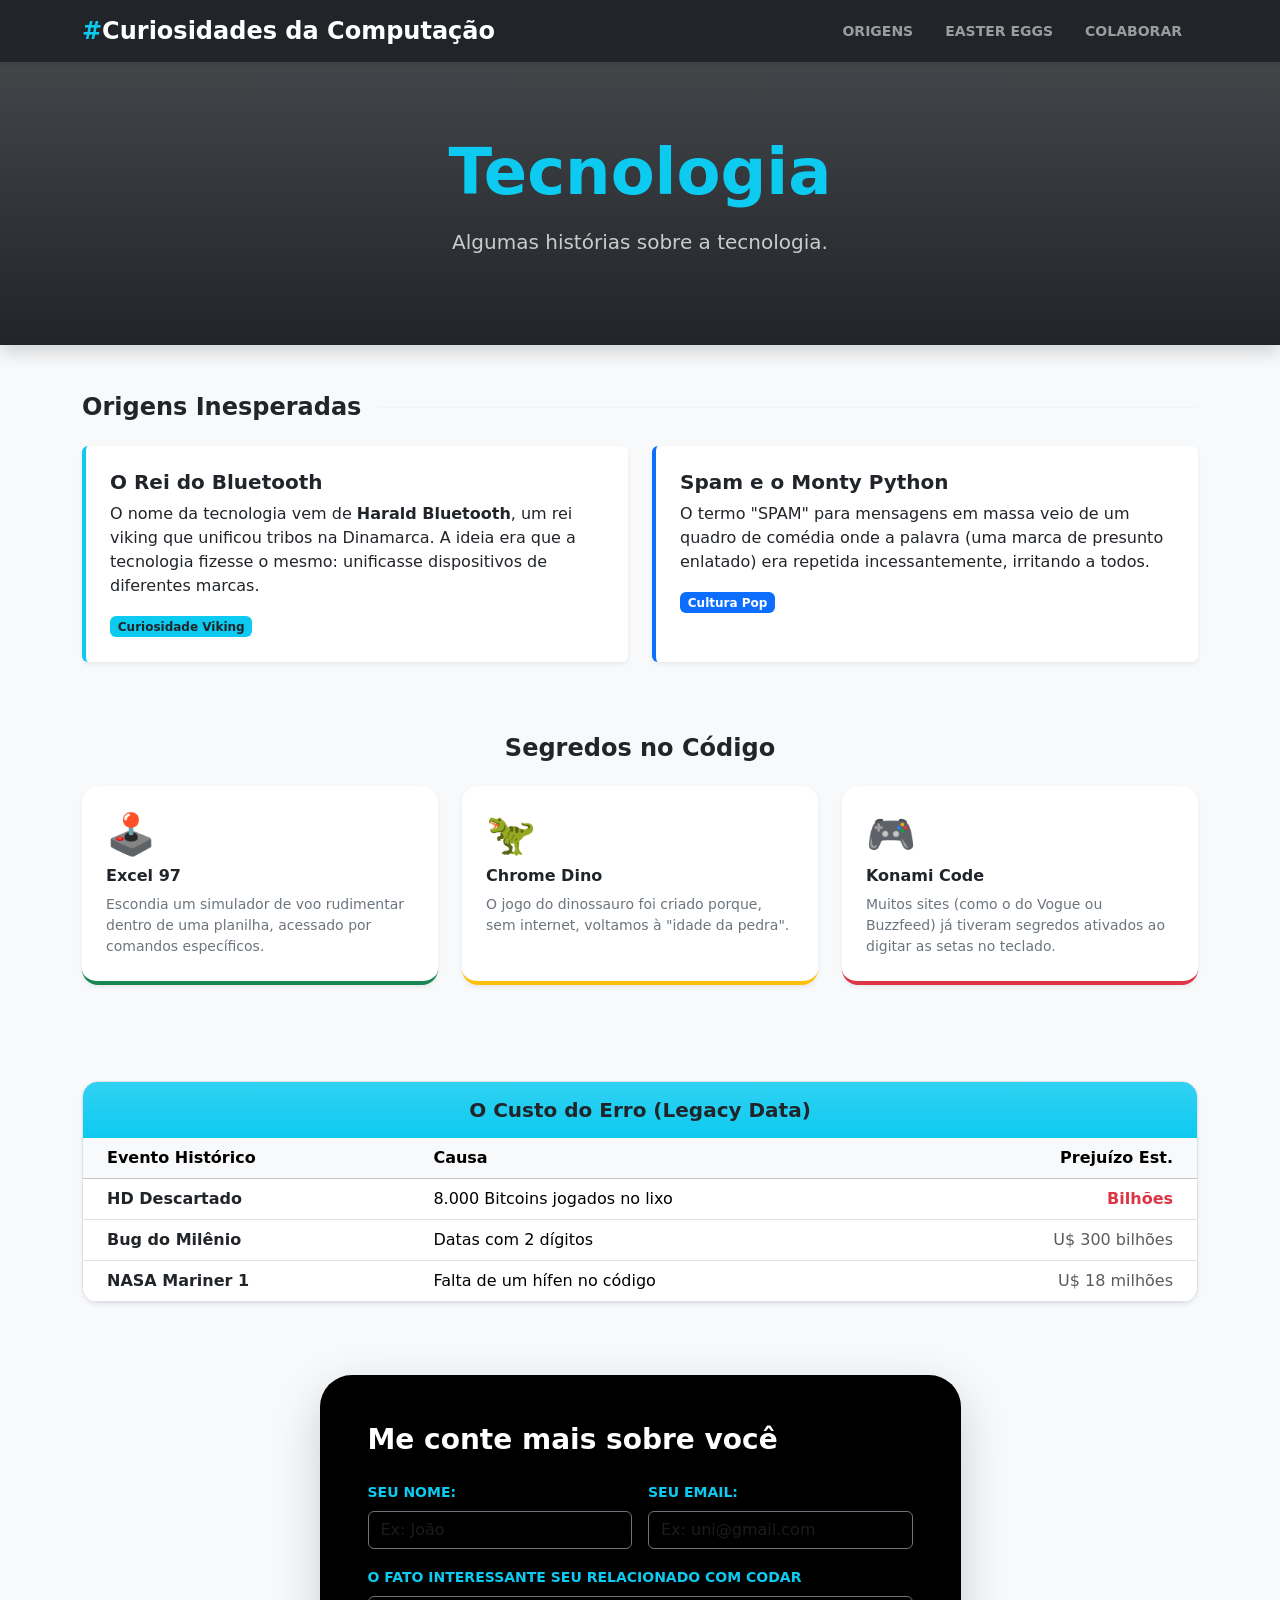
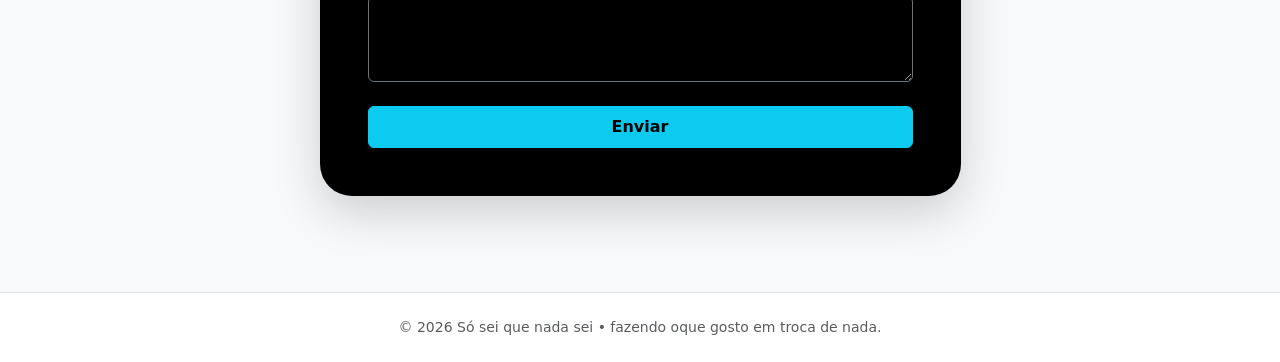
<file: atividade 5/index.html>
<!DOCTYPE html>
<html lang="pt-br">
<head>
    <meta charset="UTF-8">
    <meta name="viewport" content="width=device-width, initial-scale=1.0">
    <title>Bits Ocultos | Curiosidades Tech</title>
    <link href="https://cdn.jsdelivr.net/npm/bootstrap@5.3.0/dist/css/bootstrap.min.css" rel="stylesheet">
</head>
<body class="bg-light text-secondary">

    <nav class="navbar navbar-expand-lg navbar-dark bg-dark shadow-sm sticky-top">
        <div class="container">
            <a class="navbar-brand fs-4 fw-bold" href="#">
                <span class="text-info">#</span>Curiosidades da Computação
            </a>
            <button class="navbar-toggler border-0" type="button" data-bs-toggle="collapse" data-bs-target="#menu">
                <span class="navbar-toggler-icon"></span>
            </button>
            <div class="collapse navbar-collapse" id="menu">
                <ul class="navbar-nav ms-auto small fw-bold">
                    <li class="nav-item"><a class="nav-link px-3" href="#origens">ORIGENS</a></li>
                    <li class="nav-item"><a class="nav-link px-3" href="#easter-eggs">EASTER EGGS</a></li>
                    <li class="nav-item"><a class="nav-link px-3" href="#form">COLABORAR</a></li>
                </ul>
            </div>
        </div>
    </nav>

    <header class="py-5 bg-dark bg-gradient text-white shadow">
        <div class="container py-4 text-center">
            <h1 class="display-3 fw-bold mb-3 text-info">Tecnologia</h1>
            <p class="lead opacity-75 mx-auto" style="max-width: 700px;">Algumas histórias sobre a tecnologia.</p>
        </div>
    </header>

    <main class="container">
        
        <section id="origens" class="pt-5">
            <div class="d-flex align-items-center mb-4">
                <h2 class="h4 fw-bold text-dark mb-0">Origens Inesperadas</h2>
                <div class="flex-grow-1 ms-3 border-bottom opacity-25"></div>
            </div>

            <div class="row g-4">
                <div class="col-md-6">
                    <div class="card h-100 border-0 shadow-sm">
                        <div class="card-body p-4 border-start border-info border-4 rounded-start">
                            <h3 class="h5 fw-bold text-dark">O Rei do Bluetooth</h3>
                            <p class="card-text">O nome da tecnologia vem de <strong>Harald Bluetooth</strong>, um rei viking que unificou tribos na Dinamarca. A ideia era que a tecnologia fizesse o mesmo: unificasse dispositivos de diferentes marcas.</p>
                            <span class="badge bg-info text-dark">Curiosidade Viking</span>
                        </div>
                    </div>
                </div>

                <div class="col-md-6">
                    <div class="card h-100 border-0 shadow-sm">
                        <div class="card-body p-4 border-start border-primary border-4 rounded-start">
                            <h3 class="h5 fw-bold text-dark">Spam e o Monty Python</h3>
                            <p class="card-text">O termo "SPAM" para mensagens em massa veio de um quadro de comédia onde a palavra (uma marca de presunto enlatado) era repetida incessantemente, irritando a todos.</p>
                            <span class="badge bg-primary">Cultura Pop</span>
                        </div>
                    </div>
                </div>
            </div>
        </section>

        <section id="easter-eggs" class="mt-5 pt-4">
            <h2 class="h4 fw-bold text-dark mb-4 text-center">Segredos no Código</h2>
            <div class="row g-4">
                <div class="col-md-4">
                    <div class="p-4 bg-white rounded-4 shadow-sm h-100 border-bottom border-success border-4">
                        <div class="h1 mb-2">🕹️</div>
                        <h6 class="fw-bold text-dark">Excel 97</h6>
                        <p class="small mb-0">Escondia um simulador de voo rudimentar dentro de uma planilha, acessado por comandos específicos.</p>
                    </div>
                </div>
                <div class="col-md-4">
                    <div class="p-4 bg-white rounded-4 shadow-sm h-100 border-bottom border-warning border-4">
                        <div class="h1 mb-2">🦖</div>
                        <h6 class="fw-bold text-dark">Chrome Dino</h6>
                        <p class="small mb-0">O jogo do dinossauro foi criado porque, sem internet, voltamos à "idade da pedra".</p>
                    </div>
                </div>
                <div class="col-md-4">
                    <div class="p-4 bg-white rounded-4 shadow-sm h-100 border-bottom border-danger border-4">
                        <div class="h1 mb-2">🎮</div>
                        <h6 class="fw-bold text-dark">Konami Code</h6>
                        <p class="small mb-0">Muitos sites (como o do Vogue ou Buzzfeed) já tiveram segredos ativados ao digitar as setas no teclado.</p>
                    </div>
                </div>
            </div>
        </section>

        <section class="mt-5 py-5">
            <div class="bg-white rounded-4 shadow-sm overflow-hidden border">
                <div class="bg-info bg-gradient p-3 text-center">
                    <h2 class="h5 fw-bold text-dark mb-0">O Custo do Erro (Legacy Data)</h2>
                </div>
                <div class="table-responsive">
                    <table class="table table-hover mb-0 align-middle">
                        <thead class="table-light">
                            <tr>
                                <th class="ps-4">Evento Histórico</th>
                                <th>Causa</th>
                                <th class="text-end pe-4">Prejuízo Est.</th>
                            </tr>
                        </thead>
                        <tbody>
                            <tr>
                                <td class="ps-4 fw-bold text-dark">HD Descartado</td>
                                <td>8.000 Bitcoins jogados no lixo</td>
                                <td class="text-end pe-4"><span class="text-danger fw-bold">Bilhões</span></td>
                            </tr>
                            <tr>
                                <td class="ps-4 fw-bold text-dark">Bug do Milênio</td>
                                <td>Datas com 2 dígitos</td>
                                <td class="text-end pe-4 text-muted">U$ 300 bilhões</td>
                            </tr>
                            <tr>
                                <td class="ps-4 fw-bold text-dark">NASA Mariner 1</td>
                                <td>Falta de um hífen no código</td>
                                <td class="text-end pe-4 text-muted">U$ 18 milhões</td>
                            </tr>
                        </tbody>
                    </table>
                </div>
            </div>
        </section>

        <section id="form" class="mt-4 mb-5 pb-5">
            <div class="row justify-content-center">
                <div class="col-lg-7">
                    <div class="p-5 bg-black text-white rounded-5 shadow-lg">
                        <h2 class="h3 fw-bold mb-4">Me conte mais sobre você</h2>
                        <form class="row g-3">
                            <div class="col-md-6">
                                <label class="form-label small text-info text-uppercase fw-bold">Seu nome:</label>
                                <input type="text" class="form-control border-secondary bg-black text-white shadow-none" placeholder="Ex: João">
                            </div>
                            <div class="col-md-6">
                                <label class="form-label small text-info text-uppercase fw-bold">Seu email:</label>
                                <input type="email" class="form-control border-secondary bg-black text-white shadow-none" placeholder="Ex: uni@gmail.com">
                            </div>
                            <div class="col-12">
                                <label class="form-label small text-info text-uppercase fw-bold">O fato interessante seu relacionado com codar</label>
                                <textarea class="form-control border-secondary bg-black text-white shadow-none" rows="3"></textarea>
                            </div>
                            <div class="col-12 mt-4">
                                <button class="btn btn-info w-100 fw-bold py-2">Enviar</button>
                            </div>
                        </form>
                    </div>
                </div>
            </div>
        </section>

    </main>

    <footer class="bg-white py-4 text-center border-top">
        <div class="container">
            <p class="mb-0 small text-muted">© 2026 Só sei que nada sei • fazendo oque gosto em troca de nada.</p>
        </div>
    </footer>

    <script src="https://cdn.jsdelivr.net/npm/bootstrap@5.3.0/dist/js/bootstrap.bundle.min.js"></script>
</body>
</html>
</file>
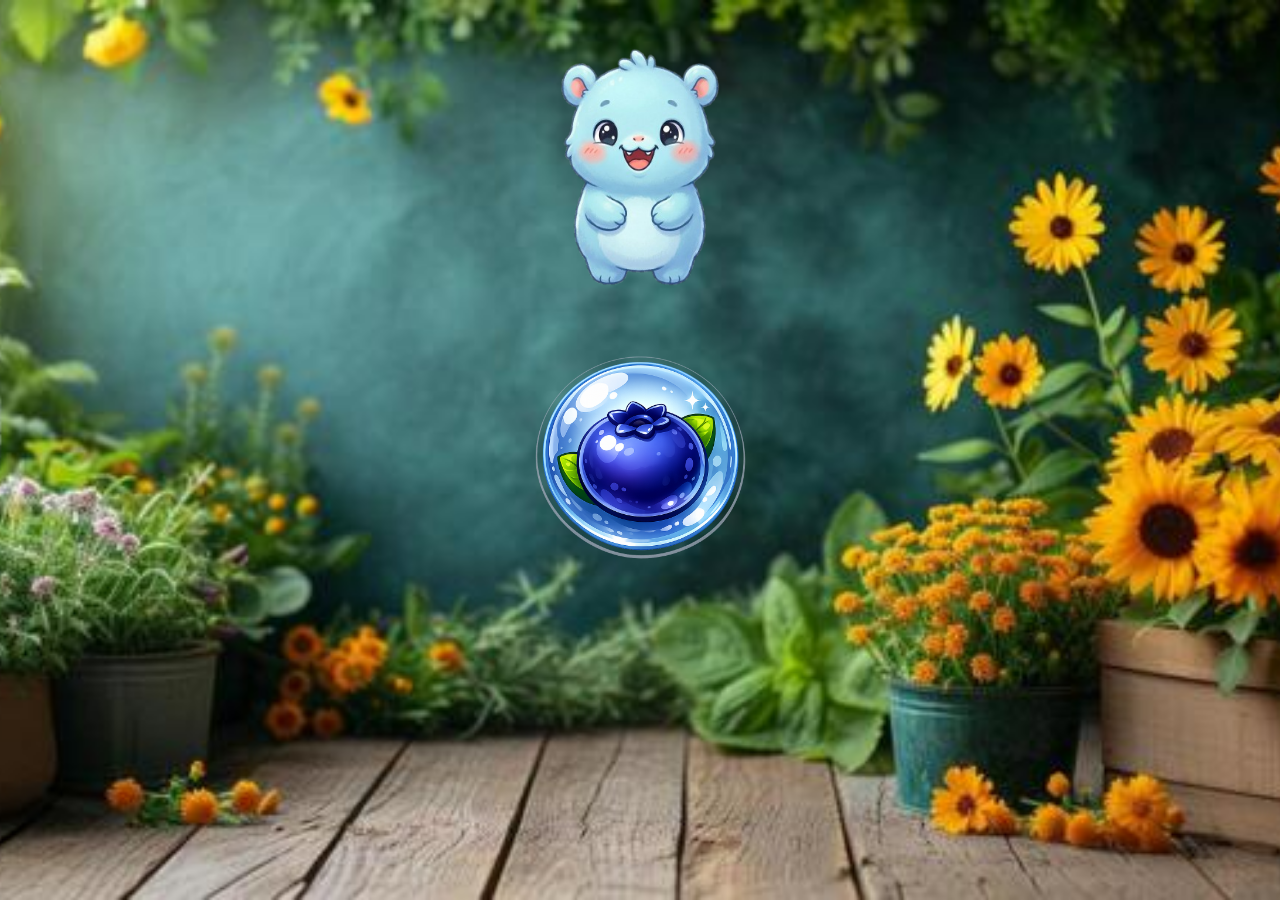
<file: Atividade 6 - bichinho/index.html>
<!DOCTYPE html>
<html lang="pt-BR">
<head>
    <meta charset="UTF-8">
    <meta name="viewport" content="width=device-width, initial-scale=1.0">
    <title>Bicho</title>
</head>
<body style="background-image: url('imagens/fundo2.jpeg'); 
             background-repeat: no-repeat; 
             background-size: cover; 
             background-attachment: fixed;
             background-position: center;">
    <div align="center">
        <img id="bicho" src="imagens/bicho.png" width="500" height="300">
        <br>
        <img id="btn" src="imagens/comida.png" onclick="alimentar()" width="300" height="300">
    </div>
</body>

<script src="script.js"></script>

</html>
</file>
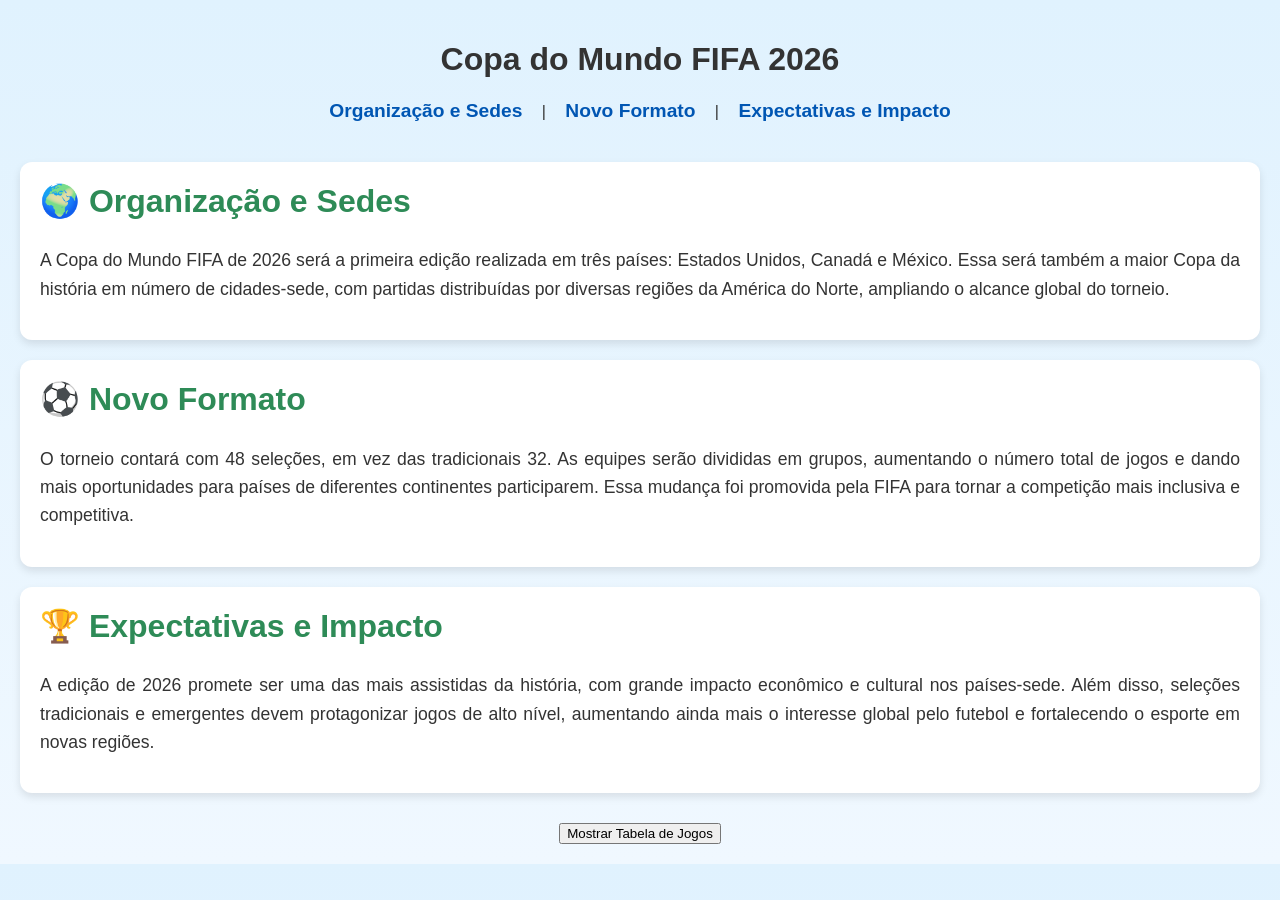
<file: trabalho bimestre 2/prova 1/index.html>
<!DOCTYPE html>
<html lang="pt-BR">
<head>
    <meta charset="UTF-8">
    <title>Copa do Mundo FIFA 2026</title>
    <link rel="stylesheet" href="style.css">
</head>
<body>

    <header>
        <h1 style="text-align: center;">Copa do Mundo FIFA 2026</h1>
        <nav>
            <a href="#organizacao">Organização e Sedes</a> |
            <a href="#formato">Novo Formato</a> |
            <a href="#expectativas">Expectativas e Impacto</a>
        </nav>
    </header>

    <main>
        <section id="organizacao" class="sessao-conteudo">
            <h2>🌍 Organização e Sedes</h2>
            <p>A Copa do Mundo FIFA de 2026 será a primeira edição realizada em três países: Estados Unidos, Canadá e México. Essa será também a maior Copa da história em número de cidades-sede, com partidas distribuídas por diversas regiões da América do Norte, ampliando o alcance global do torneio.</p>
        </section>

        <section id="formato" class="sessao-conteudo">
            <h2>⚽ Novo Formato</h2>
            <p>O torneio contará com 48 seleções, em vez das tradicionais 32. As equipes serão divididas em grupos, aumentando o número total de jogos e dando mais oportunidades para países de diferentes continentes participarem. Essa mudança foi promovida pela FIFA para tornar a competição mais inclusiva e competitiva.</p>
        </section>

        <section id="expectativas" class="sessao-conteudo">
            <h2>🏆 Expectativas e Impacto</h2>
            <p>A edição de 2026 promete ser uma das mais assistidas da história, com grande impacto econômico e cultural nos países-sede. Além disso, seleções tradicionais e emergentes devem protagonizar jogos de alto nível, aumentando ainda mais o interesse global pelo futebol e fortalecendo o esporte em novas regiões.</p>
        </section>
    </main>

    <div style="text-align: center; margin-top: 30px;">
        <button onclick="mostrarTabela()">Mostrar Tabela de Jogos</button>
    </div>

    <script src="script.js"></script>
</body>
</html>
</file>
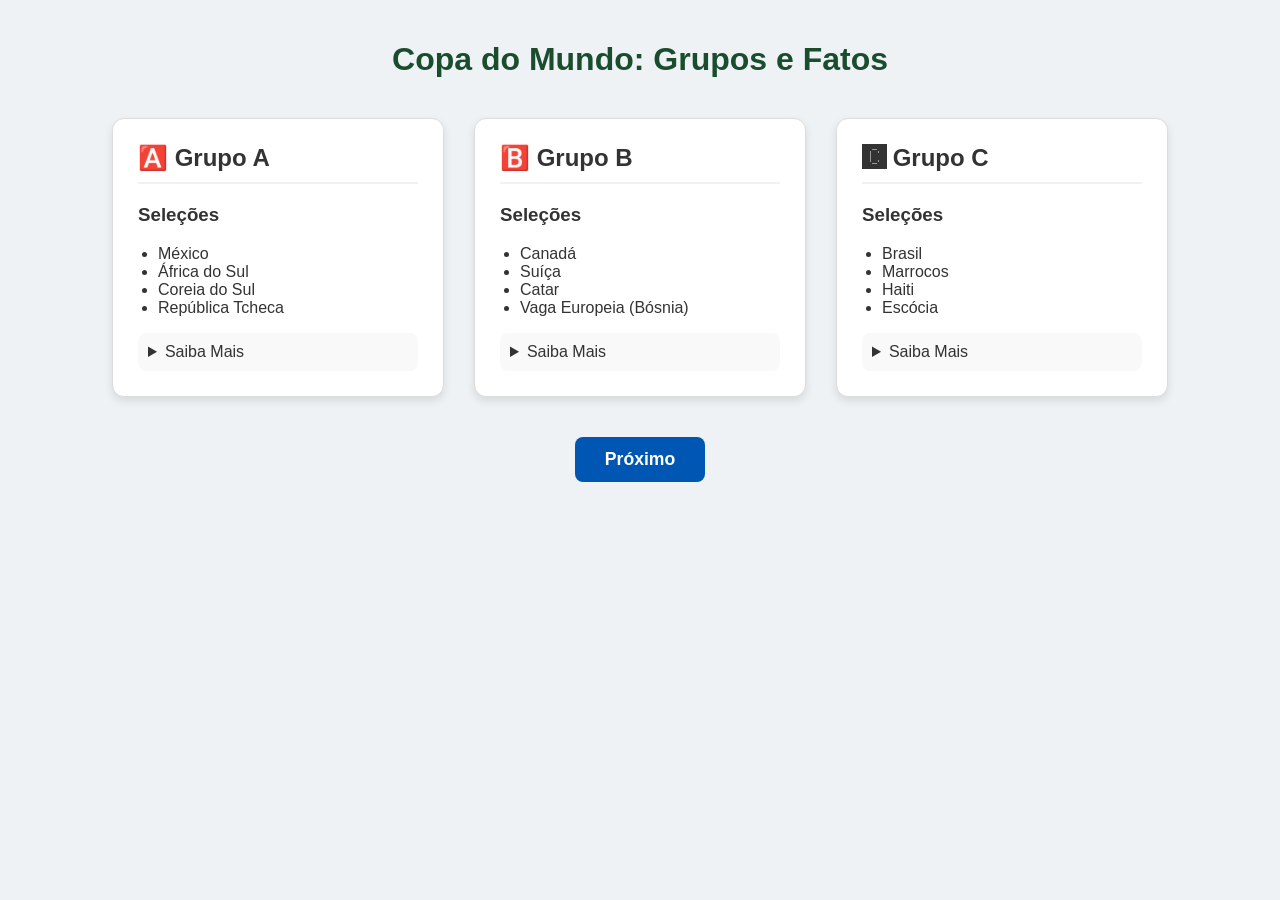
<file: trabalho bimestre 2/prova 2/index.html>
<!DOCTYPE html>
<html lang="pt-BR">
<head>
    <meta charset="UTF-8">
    <title>Grupos da Copa do Mundo</title>
    <link rel="stylesheet" href="style.css">
</head>
<body>

    <header>
        <h1>Copa do Mundo: Grupos e Fatos</h1>
    </header>

    <main class="container-cartoes">
        
        <div class="cartao">
            <h2 id="titulo-1">🅰️ Grupo A</h2>
            <h3>Seleções</h3>
            <ul id="lista-1">
                <li>México</li>
                <li>África do Sul</li>
                <li>Coreia do Sul</li>
                <li>República Tcheca</li>
            </ul>
            <details>
                <summary>Saiba Mais</summary>
                <p id="fatos-1">Fatos: O jogo de abertura será México x África do Sul. Confrontos entre Coreia do Sul e seleções europeias já ocorreram em várias Copas, com histórico equilibrado.</p>
            </details>
        </div>

        <div class="cartao">
            <h2 id="titulo-2">🅱️ Grupo B</h2>
            <h3>Seleções</h3>
            <ul id="lista-2">
                <li>Canadá</li>
                <li>Suíça</li>
                <li>Catar</li>
                <li>Vaga Europeia (Bósnia)</li>
            </ul>
            <details>
                <summary>Saiba Mais</summary>
                <p id="fatos-2">Fatos: O Canadá joga em casa, fator importante de desempenho. Catar e Suíça já se enfrentaram recentemente em amistosos internacionais.</p>
            </details>
        </div>

        <div class="cartao">
            <h2 id="titulo-3">🅲 Grupo C</h2>
            <h3>Seleções</h3>
            <ul id="lista-3">
                <li>Brasil</li>
                <li>Marrocos</li>
                <li>Haiti</li>
                <li>Escócia</li>
            </ul>
            <details>
                <summary>Saiba Mais</summary>
                <p id="fatos-3">Fatos: Brasil, Marrocos e Escócia já dividiram grupo em 1998. Brasil nunca perdeu para a Escócia em Copas.</p>
            </details>
        </div>

    </main>

    <div class="container-botao">
        <button onclick="proximosGrupos()">Próximo</button>
    </div>

    <script src="script.js"></script>
</body>
</html>
</file>
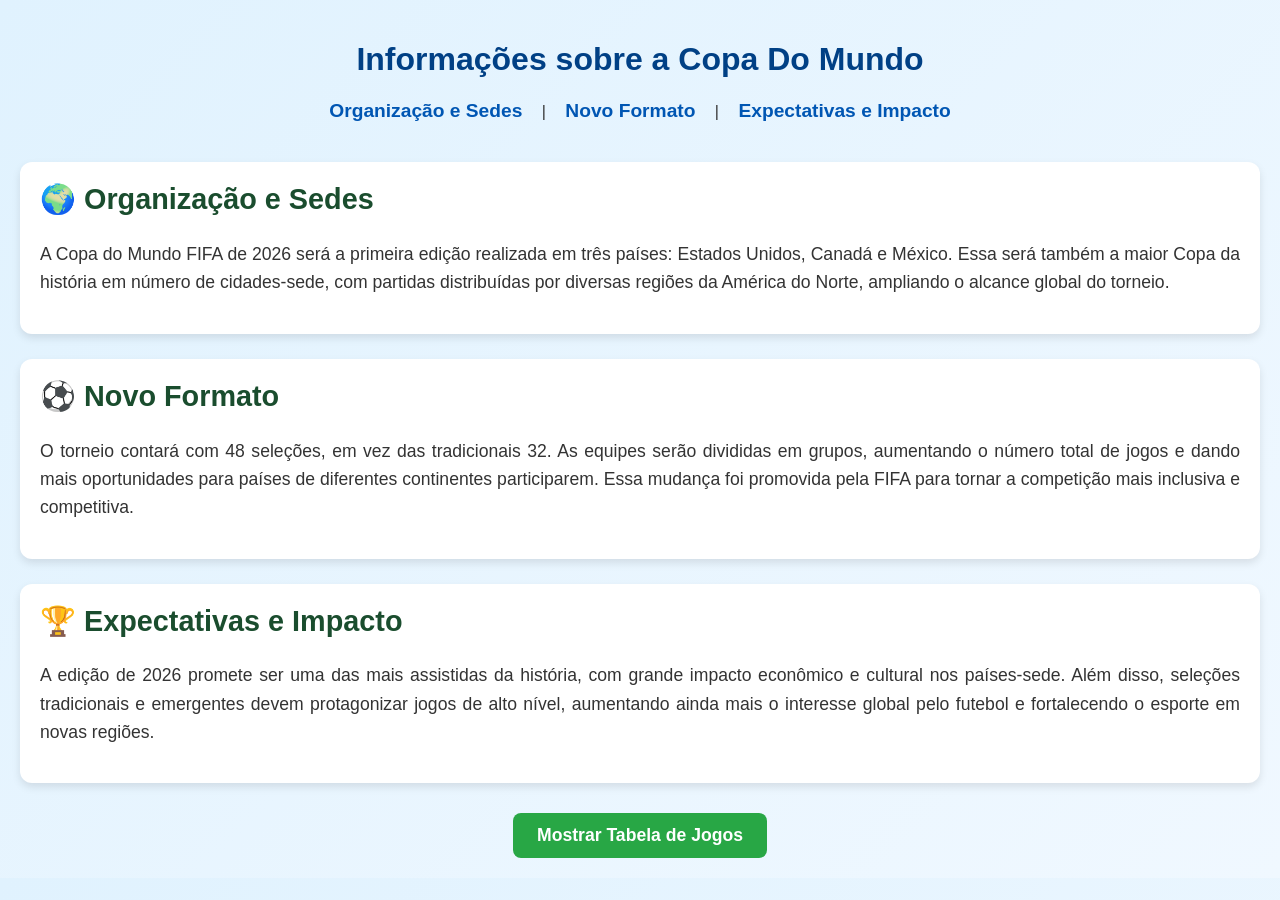
<file: trabalho bimestre 2/prova 3/index.html>
<!DOCTYPE html>
<html lang="pt-BR">
<head>
    <meta charset="UTF-8">
    <title>Copa do Mundo 2026</title>
    <link rel="stylesheet" href="style.css">
</head>
<body>

    <header>
        <h1>Informações sobre a Copa Do Mundo</h1>
        <nav>
            <a href="#organizacao">Organização e Sedes</a> |
            <a href="#formato">Novo Formato</a> |
            <a href="#expectativas">Expectativas e Impacto</a>
        </nav>
    </header>

    <main>
        <section id="organizacao" class="secao-card">
            <h2>🌍 Organização e Sedes</h2>
            <p>A Copa do Mundo FIFA de 2026 será a primeira edição realizada em três países: Estados Unidos, Canadá e México. Essa será também a maior Copa da história em número de cidades-sede, com partidas distribuídas por diversas regiões da América do Norte, ampliando o alcance global do torneio.</p>
        </section>

        <section id="formato" class="secao-card">
            <h2>⚽ Novo Formato</h2>
            <p>O torneio contará com 48 seleções, em vez das tradicionais 32. As equipes serão divididas em grupos, aumentando o número total de jogos e dando mais oportunidades para países de diferentes continentes participarem. Essa mudança foi promovida pela FIFA para tornar a competição mais inclusiva e competitiva.</p>
        </section>

        <section id="expectativas" class="secao-card">
            <h2>🏆 Expectativas e Impacto</h2>
            <p>A edição de 2026 promete ser uma das mais assistidas da história, com grande impacto econômico e cultural nos países-sede. Além disso, seleções tradicionais e emergentes devem protagonizar jogos de alto nível, aumentando ainda mais o interesse global pelo futebol e fortalecendo o esporte em novas regiões.</p>
        </section>
    </main>

    <div style="text-align: center; margin-top: 30px;">
        <button onclick="inserirImagem()">Mostrar Tabela de Jogos</button>
    </div>

    <script src="script.js"></script>
</body>
</html>
</file>
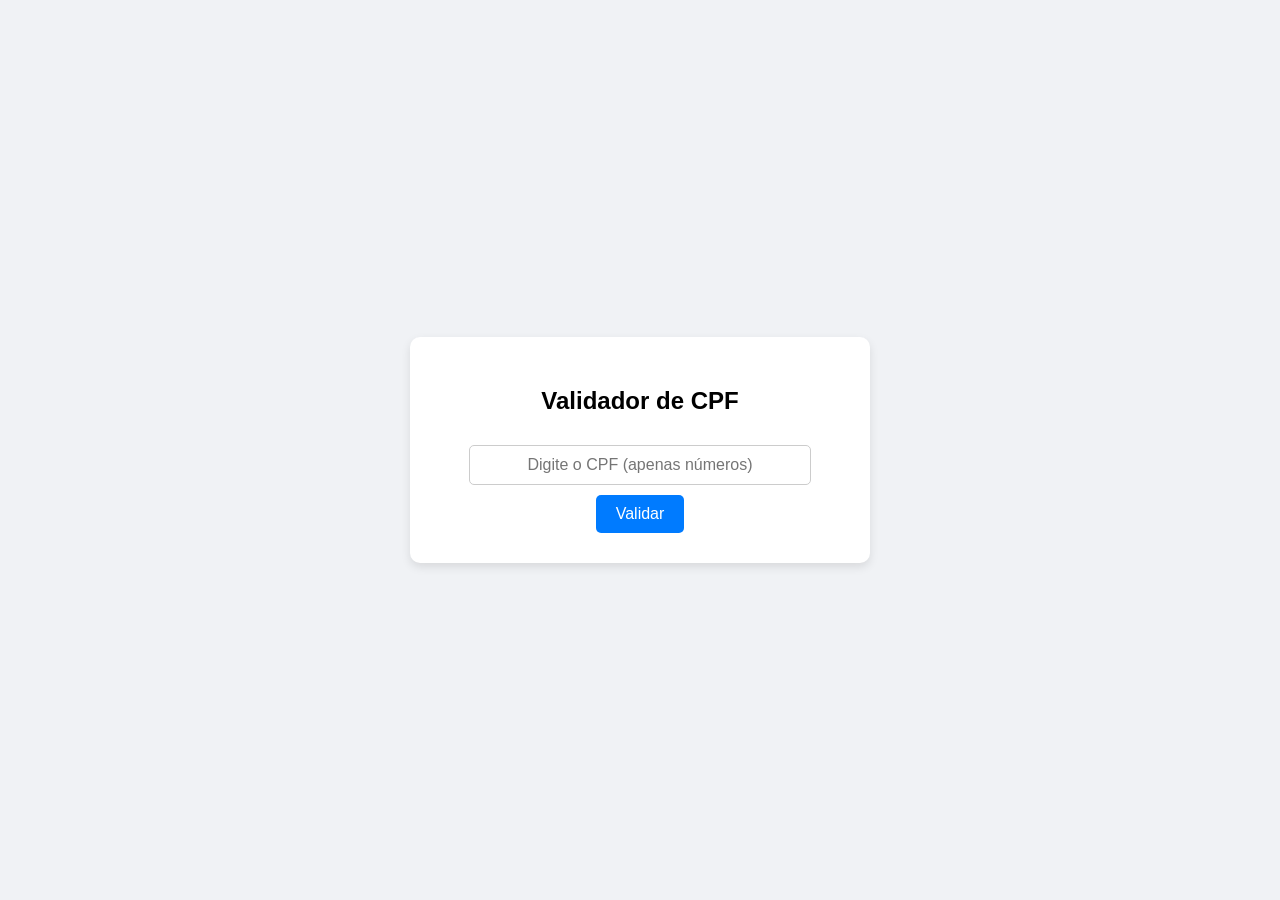
<file: Atividade 2 bimestre 2/exc1.html>
<!DOCTYPE html>
<html lang="pt-BR">
<head>
    <meta charset="UTF-8">
    <meta name="viewport" content="width=device-width, initial-scale=1.0">
    <title>Validador de CPF</title>
    <style>
        body { font-family: Arial, sans-serif; display: flex; justify-content: center; align-items: center; height: 100vh; background-color: #f0f2f5; margin: 0; }
        .card { background: white; padding: 30px; border-radius: 10px; box-shadow: 0 4px 10px rgba(0,0,0,0.1); text-align: center; max-width: 400px; width: 100%; }
        input { width: 80%; padding: 10px; margin: 10px 0; border: 1px solid #ccc; border-radius: 5px; font-size: 16px; text-align: center; }
        button { background-color: #007bff; color: white; border: none; padding: 10px 20px; font-size: 16px; border-radius: 5px; cursor: pointer; transition: 0.3s; }
        button:hover { background-color: #0056b3; }
        #resultado { margin-top: 20px; font-weight: bold; font-size: 18px; padding: 10px; border-radius: 5px; display: none; }
        .valido { background-color: #d4edda; color: #155724; border: 1px solid #c3e6cb; }
        .invalido { background-color: #f8d7da; color: #721c24; border: 1px solid #f5c6cb; }
    </style>
</head>
<body>

<div class="card">
    <h2>Validador de CPF</h2>
    <input type="text" id="cpfInput" placeholder="Digite o CPF (apenas números)" maxlength="14">
    <br>
    <button onclick="validarCPF()">Validar</button>
    <div id="resultado"></div>
</div>

<script>
function calcularDigito(cpf, fatorInicial) {
    let soma = 0;
    for (let i = 0; i < fatorInicial - 1; i++) {
        soma += parseInt(cpf[i]) * (fatorInicial - i);
    }
    let resto = (soma * 10) % 11;
    return resto === 10 ? 0 : resto;
}

function validarCPF() {
    const input = document.getElementById('cpfInput').value;
    const divResultado = document.getElementById('resultado');
    
    
    const cpf = input.replace(/\D/g, '');

    
    if (cpf.length !== 11 || /^(\d)\1+$/.test(cpf)) {
        exibirResultado(false);
        return;
    }

    
    const digito1 = calcularDigito(cpf, 10);
    
    const digito2 = calcularDigito(cpf, 11);

    
    const valido = (digito1 === parseInt(cpf[9])) && (digito2 === parseInt(cpf[10]));
    
    exibirResultado(valido);
}

function exibirResultado(valido) {
    const divResultado = document.getElementById('resultado');
    divResultado.style.display = 'block';
    if (valido) {
        divResultado.textContent = 'CPF Válido!';
        divResultado.className = 'valido';
    } else {
        divResultado.textContent = 'CPF Inválido!';
        divResultado.className = 'invalido';
    }
}
</script>

</body>
</html>
</file>
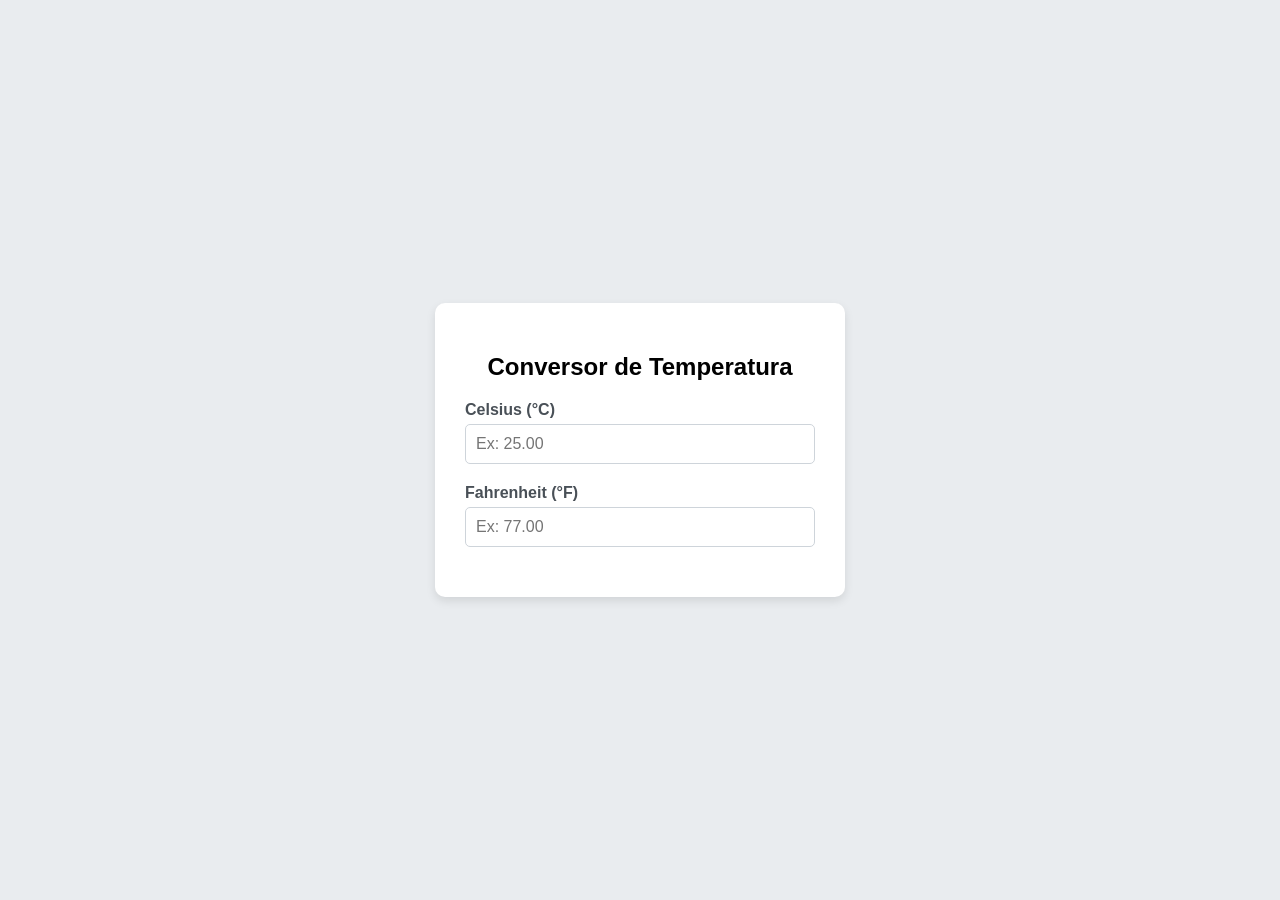
<file: Atividade 2 bimestre 2/exc2.html>
<!DOCTYPE html>
<html lang="pt-BR">
<head>
    <meta charset="UTF-8">
    <meta name="viewport" content="width=device-width, initial-scale=1.0">
    <title>Conversor Dinâmico de Temperatura</title>
    <style>
        body { font-family: Arial, sans-serif; display: flex; justify-content: center; align-items: center; height: 100vh; background-color: #e9ecef; margin: 0; }
        .converter-box { background: white; padding: 30px; border-radius: 10px; box-shadow: 0 4px 10px rgba(0,0,0,0.1); text-align: center; width: 350px; }
        .input-group { margin: 20px 0; text-align: left; }
        label { font-weight: bold; color: #495057; }
        input { width: 100%; padding: 10px; margin-top: 5px; border: 1px solid #ced4da; border-radius: 5px; font-size: 16px; box-sizing: border-box; }
    </style>
</head>
<body>

<div class="converter-box">
    <h2>Conversor de Temperatura</h2>
    
    <div class="input-group">
        <label for="celsius">Celsius (°C)</label>
        <input type="number" id="celsius" step="0.1" placeholder="Ex: 25.00">
    </div>

    <div class="input-group">
        <label for="fahrenheit">Fahrenheit (°F)</label>
        <input type="number" id="fahrenheit" step="0.1" placeholder="Ex: 77.00">
    </div>
</div>

<script>
    const celsiusInput = document.getElementById('celsius');
    const fahrenheitInput = document.getElementById('fahrenheit');

    celsiusInput.addEventListener('input', () => {
        if (celsiusInput.value === '') {
            fahrenheitInput.value = '';
            return;
        }
        const c = parseFloat(celsiusInput.value);
        const f = (c * 9/5) + 32;
        fahrenheitInput.value = f.toFixed(2);
    });

    fahrenheitInput.addEventListener('input', () => {
        if (fahrenheitInput.value === '') {
            celsiusInput.value = '';
            return;
        }
        const f = parseFloat(fahrenheitInput.value);
        const c = (f - 32) * 5/9;
        celsiusInput.value = c.toFixed(2);
    });
</script>

</body>
</html>
</file>
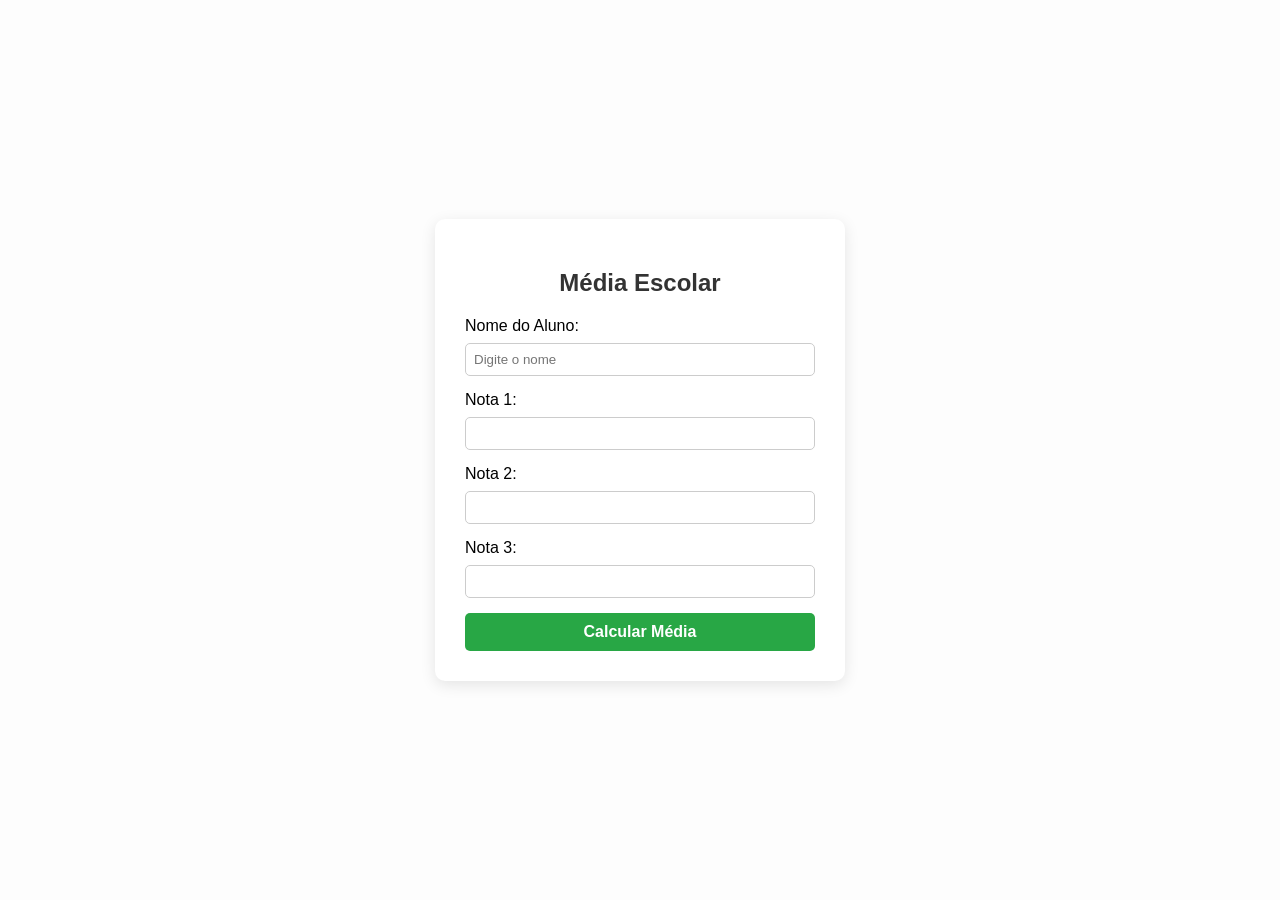
<file: Atividade 2 bimestre 2/exc3.html>
<!DOCTYPE html>
<html lang="pt-BR">
<head>
    <meta charset="UTF-8">
    <meta name="viewport" content="width=device-width, initial-scale=1.0">
    <title>Média Escolar</title>
    <style>
        body { font-family: Arial, sans-serif; display: flex; justify-content: center; align-items: center; min-height: 100vh; background-color: #fdfdfd; margin: 0; }
        .card { background: white; padding: 30px; border-radius: 10px; box-shadow: 0 4px 15px rgba(0,0,0,0.1); width: 350px; }
        h2 { text-align: center; color: #333; }
        input { width: 100%; padding: 8px; margin: 8px 0 15px; border: 1px solid #ccc; border-radius: 5px; box-sizing: border-box; }
        button { width: 100%; padding: 10px; background-color: #28a745; color: white; border: none; border-radius: 5px; font-size: 16px; cursor: pointer; font-weight: bold; }
        button:hover { background-color: #218838; }
        #feedback { margin-top: 20px; padding: 15px; border-radius: 5px; text-align: center; font-weight: bold; display: none; }
        .aprovado { background-color: #cce5ff; color: #004085; border: 1px solid #b8daff; }
        .exame { background-color: #d4edda; color: #155724; border: 1px solid #c3e6cb; }
        .reprovado { background-color: #f8d7da; color: #721c24; border: 1px solid #f5c6cb; }
    </style>
</head>
<body>

<div class="card">
    <h2>Média Escolar</h2>
    <label>Nome do Aluno:</label>
    <input type="text" id="nome" placeholder="Digite o nome">

    <label>Nota 1:</label>
    <input type="number" id="n1" step="0.1" min="0" max="10">

    <label>Nota 2:</label>
    <input type="number" id="n2" step="0.1" min="0" max="10">

    <label>Nota 3:</label>
    <input type="number" id="n3" step="0.1" min="0" max="10">

    <button id="btnCalcular">Calcular Média</button>

    <div id="feedback"></div>
</div>

<script>
    document.getElementById('btnCalcular').addEventListener('click', () => {
        const nome = document.getElementById('nome').value;
        const n1 = Number(document.getElementById('n1').value);
        const n2 = Number(document.getElementById('n2').value);
        const n3 = Number(document.getElementById('n3').value);
        const feedback = document.getElementById('feedback');

        if (!nome || isNaN(n1) || isNaN(n2) || isNaN(n3)) {
            alert("Preencha todos os campos corretamente!");
            return;
        }

        const media = (n1 + n2 + n3) / 3;
        feedback.style.display = 'block';

        if (media >= 6.0) {
            feedback.className = 'aprovado';
            feedback.innerHTML = `${nome}, você foi <strong>Aprovado</strong>!<br>Média: ${media.toFixed(2)}`;
        } else if (media >= 4.0) {
            const falta = 10 - media;
            feedback.className = 'exame';
            feedback.innerHTML = `${nome}, você está em <strong>Exame</strong>.<br>Média: ${media.toFixed(2)}<br>Falta ${falta.toFixed(2)} para atingir 10.0`;
        } else {
            feedback.className = 'reprovado';
            feedback.innerHTML = `${nome}, você foi <strong>Reprovado</strong>.<br>Média: ${media.toFixed(2)}`;
        }
    });
</script>

</body>
</html>
</file>
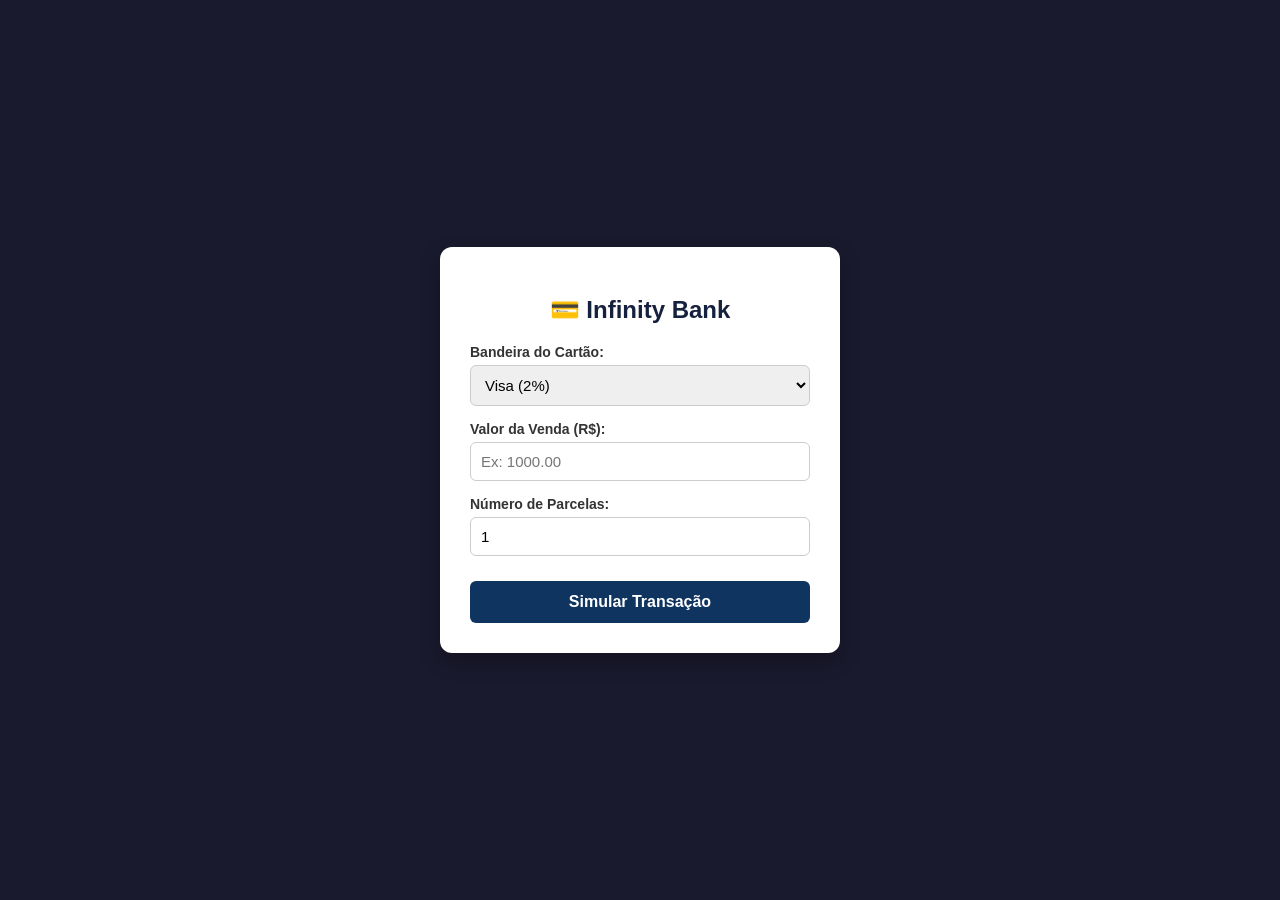
<file: Atividade 2 bimestre 2/exc4.html>
<!DOCTYPE html>
<html lang="pt-BR">
<head>
    <meta charset="UTF-8">
    <meta name="viewport" content="width=device-width, initial-scale=1.0">
    <title>Infinity Bank - Simulador</title>
    <style>
        body { font-family: Arial, sans-serif; display: flex; justify-content: center; align-items: center; min-height: 100vh; background-color: #1a1a2e; margin: 0; color: #333; }
        .card { background: #ffffff; padding: 30px; border-radius: 12px; box-shadow: 0 8px 20px rgba(0,0,0,0.3); width: 400px; box-sizing: border-box; }
        h2 { text-align: center; color: #16213e; margin-bottom: 20px; }
        .group { margin-bottom: 15px; }
        label { font-weight: bold; display: block; margin-bottom: 5px; font-size: 14px; }
        select, input { width: 100%; padding: 10px; border: 1px solid #ccc; border-radius: 6px; box-sizing: border-box; font-size: 15px; }
        button { width: 100%; padding: 12px; background-color: #0f3460; color: white; border: none; border-radius: 6px; font-size: 16px; font-weight: bold; cursor: pointer; margin-top: 10px; transition: 0.3s; }
        button:hover { background-color: #e94560; }
        .resumo { margin-top: 20px; background: #f1f1f1; padding: 15px; border-radius: 6px; font-size: 15px; display: none; border-left: 5px solid #e94560; }
        .resumo p { margin: 8px 0; }
        .destaque { font-size: 18px; font-weight: bold; color: #e94560; border-top: 1px solid #ddd; padding-top: 10px; margin-top: 10px; }
    </style>
</head>
<body>

<div class="card">
    <h2>💳 Infinity Bank</h2>
    
    <div class="group">
        <label for="bandeira">Bandeira do Cartão:</label>
        <select id="bandeira">
            <option value="visa">Visa (2%)</option>
            <option value="master">Mastercard (1.85%)</option>
            <option value="elo">Elo (3%)</option>
        </select>
    </div>

    <div class="group">
        <label for="valor">Valor da Venda (R$):</label>
        <input type="number" id="valor" step="0.01" placeholder="Ex: 1000.00">
    </div>

    <div class="group">
        <label for="parcelas">Número de Parcelas:</label>
        <input type="number" id="parcelas" min="1" max="24" value="1">
    </div>

    <button onclick="simularVenda()">Simular Transação</button>

    <div class="resumo" id="resumo">
        <p><strong>Taxa da Bandeira:</strong> R$ <span id="lblTaxaBandeira">0.00</span></p>
        <p><strong>Juros da Parcela:</strong> R$ <span id="lblJuros">0.00</span></p>
        <p><strong>Tarifa Fixa Mensal:</strong> R$ <span id="lblTarifa">0.00</span></p>
        <p class="destaque">Valor da Parcela: R$ <span id="lblValorParcela">0.00</span></p>
        <p style="font-size: 13px; color: #555;">Total a pagar: R$ <span id="lblTotal">0.00</span></p>
    </div>
</div>

<script>
function simularVenda() {
    const bandeira = document.getElementById('bandeira').value;
    const valorVenda = Number(document.getElementById('valor').value);
    const parcelas = Number(document.getElementById('parcelas').value);
    
    if (valorVenda <= 0 || parcelas <= 0) {
        alert("Insira valores válidos para simulação.");
        return;
    }

    
    let percentualBandeira = 0;
    switch(bandeira) {
        case 'visa':
            percentualBandeira = 0.02; // 2%
            break;
        case 'master':
            percentualBandeira = 0.0185; // 1.85%
            break;
        case 'elo':
            percentualBandeira = 0.03; // 3%
            break;
    }

    const taxaBandeira = valorVenda * percentualBandeira;

    
    const jurosPercentual = valorVenda * (0.0035 * parcelas);
    const tarifaFixaTotal = 12.50 * parcelas;
    const jurosTotais = jurosPercentual + tarifaFixaTotal;

    
    const valorTotal = valorVenda + taxaBandeira + jurosTotais;
    const valorParcela = valorTotal / parcelas;

    
    document.getElementById('lblTaxaBandeira').textContent = taxaBandeira.toFixed(2);
    document.getElementById('lblJuros').textContent = jurosPercentual.toFixed(2);
    document.getElementById('lblTarifa').textContent = tarifaFixaTotal.toFixed(2);
    document.getElementById('lblValorParcela').textContent = valorParcela.toFixed(2);
    document.getElementById('lblTotal').textContent = valorTotal.toFixed(2);

    document.getElementById('resumo').style.display = 'block';
}
</script>

</body>
</html>
</file>
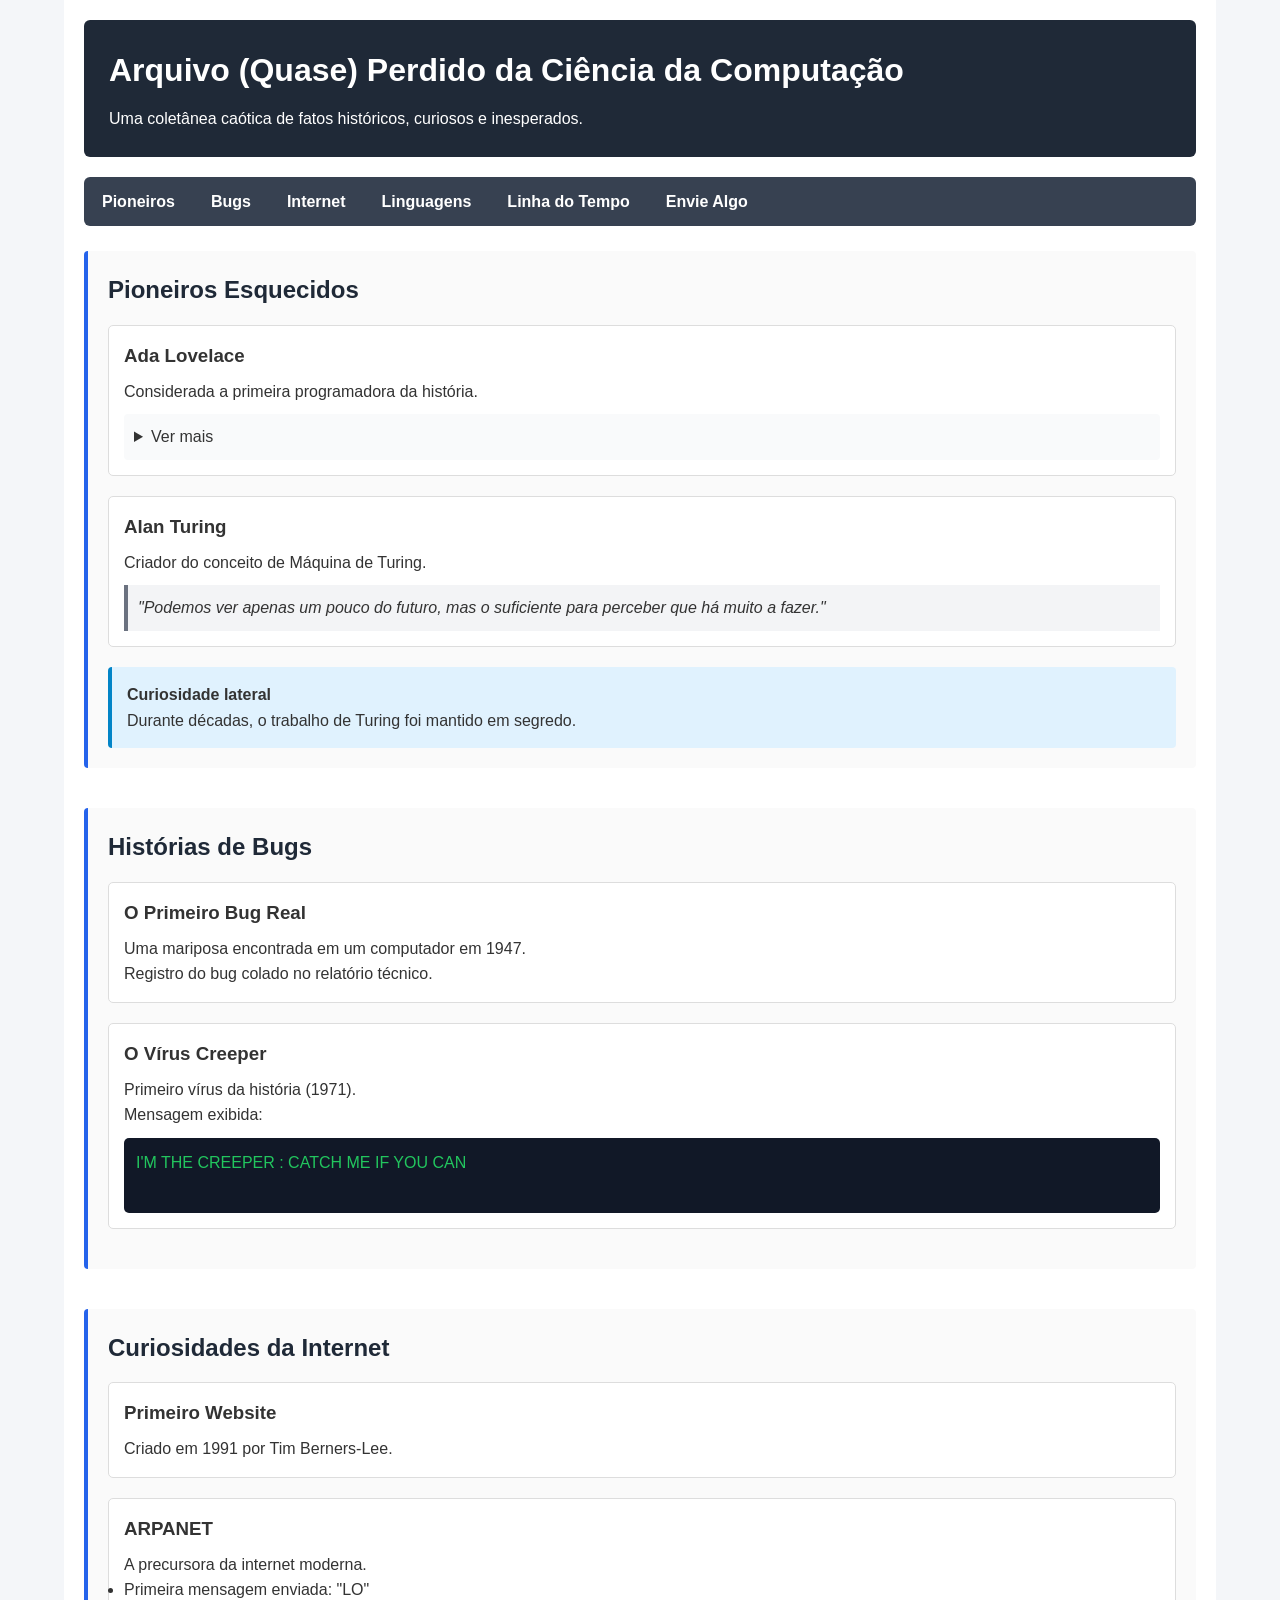
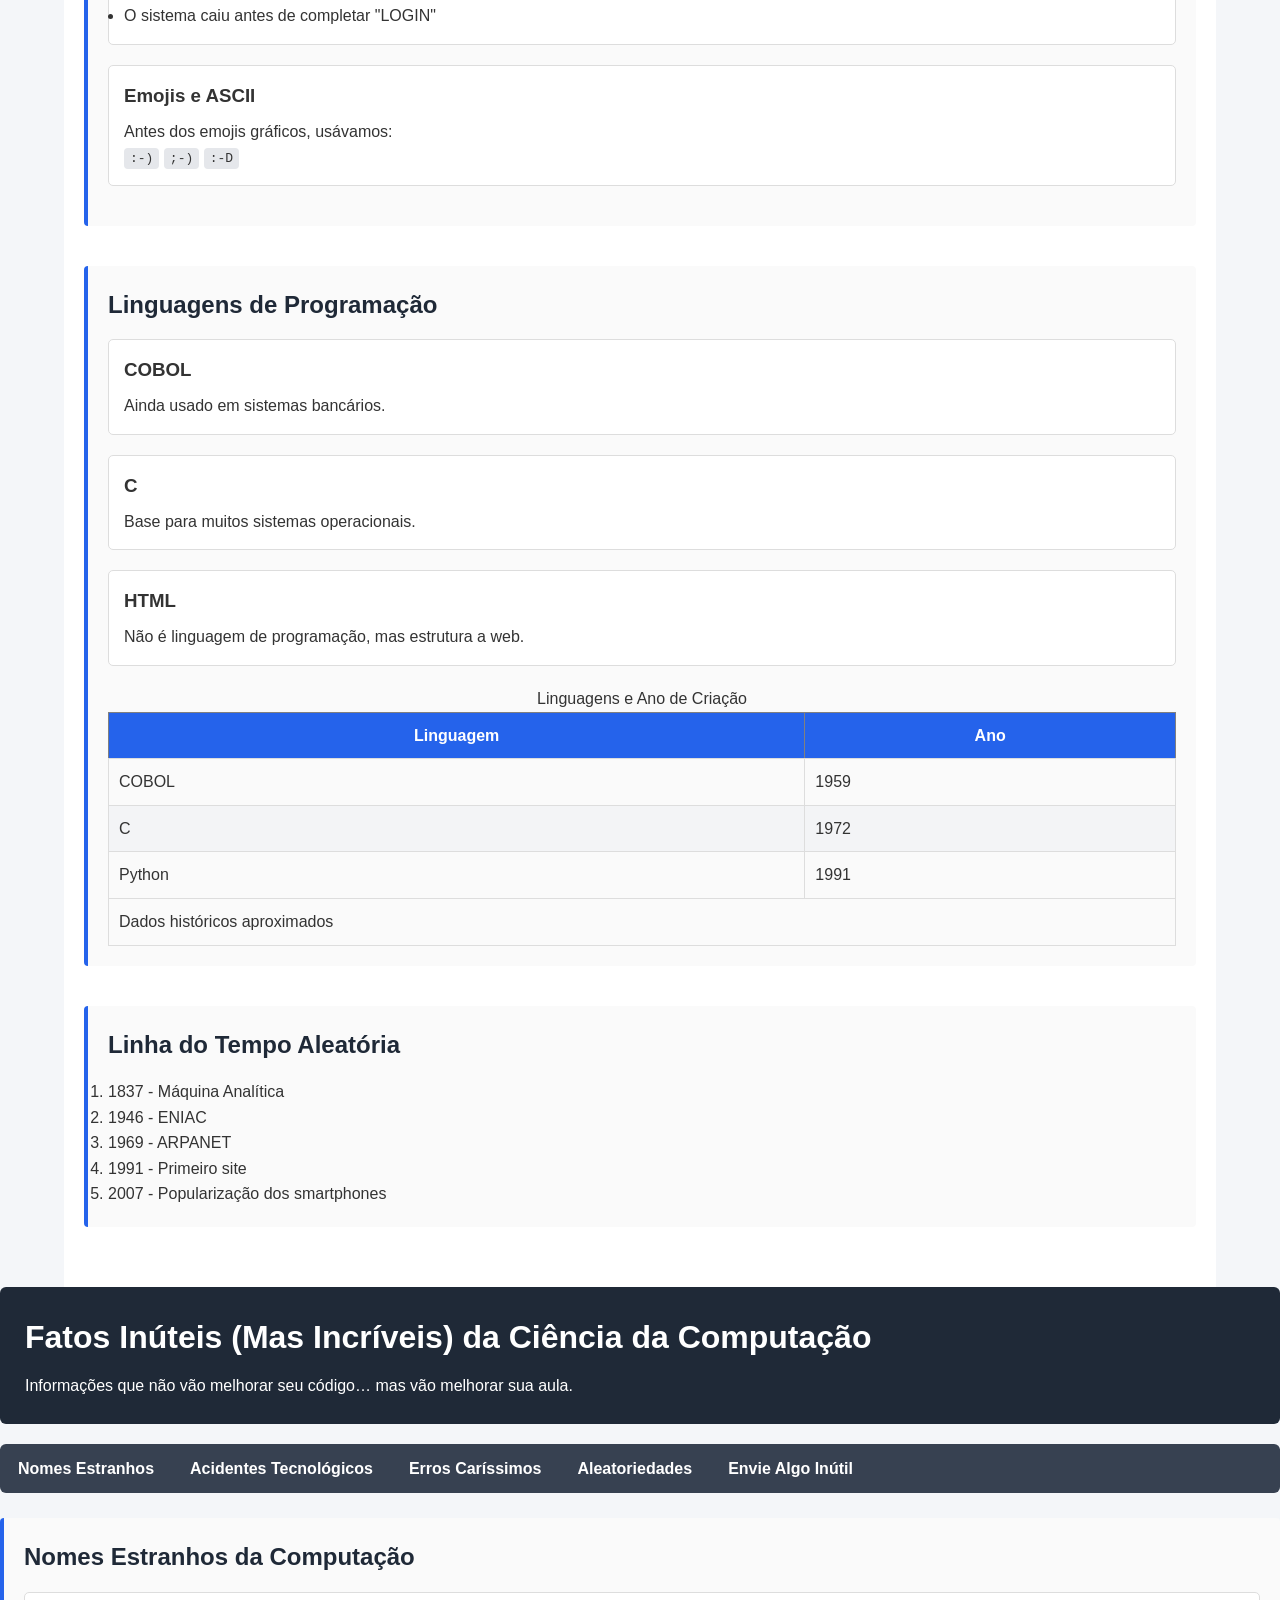
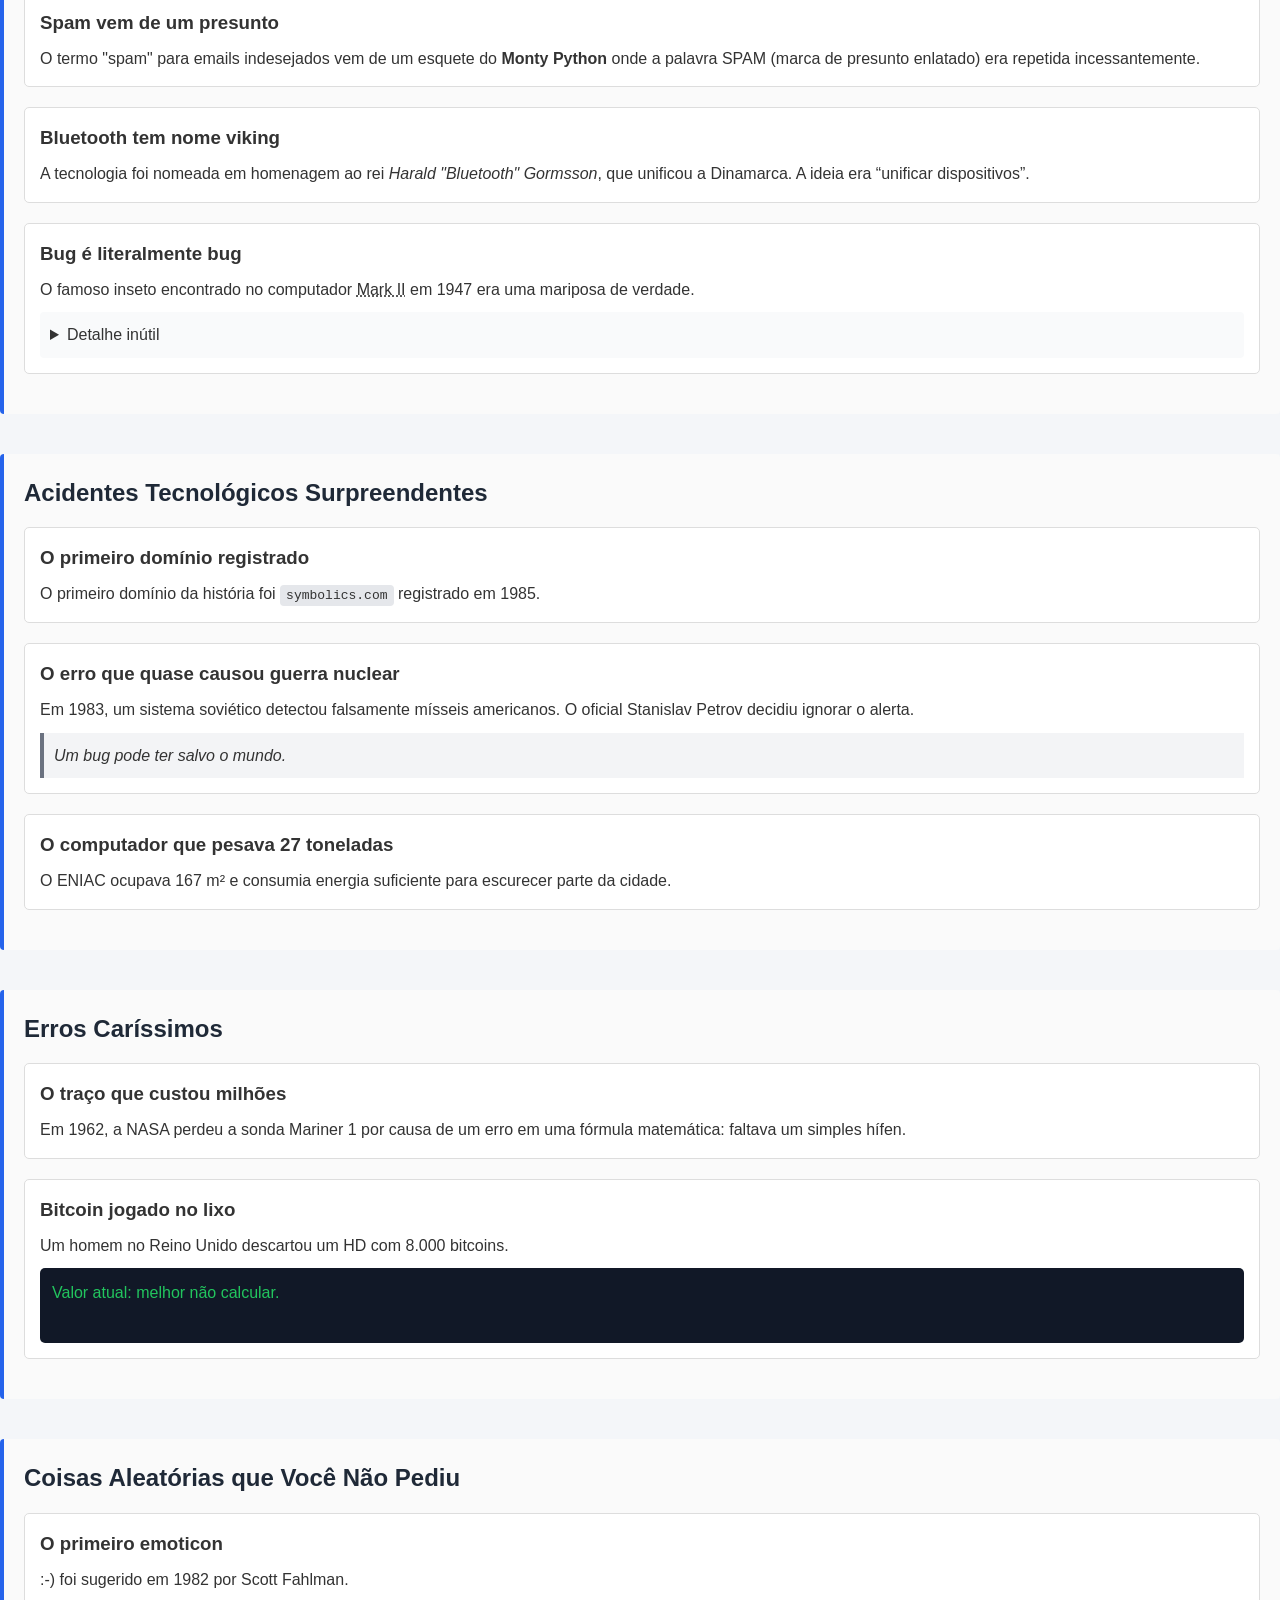
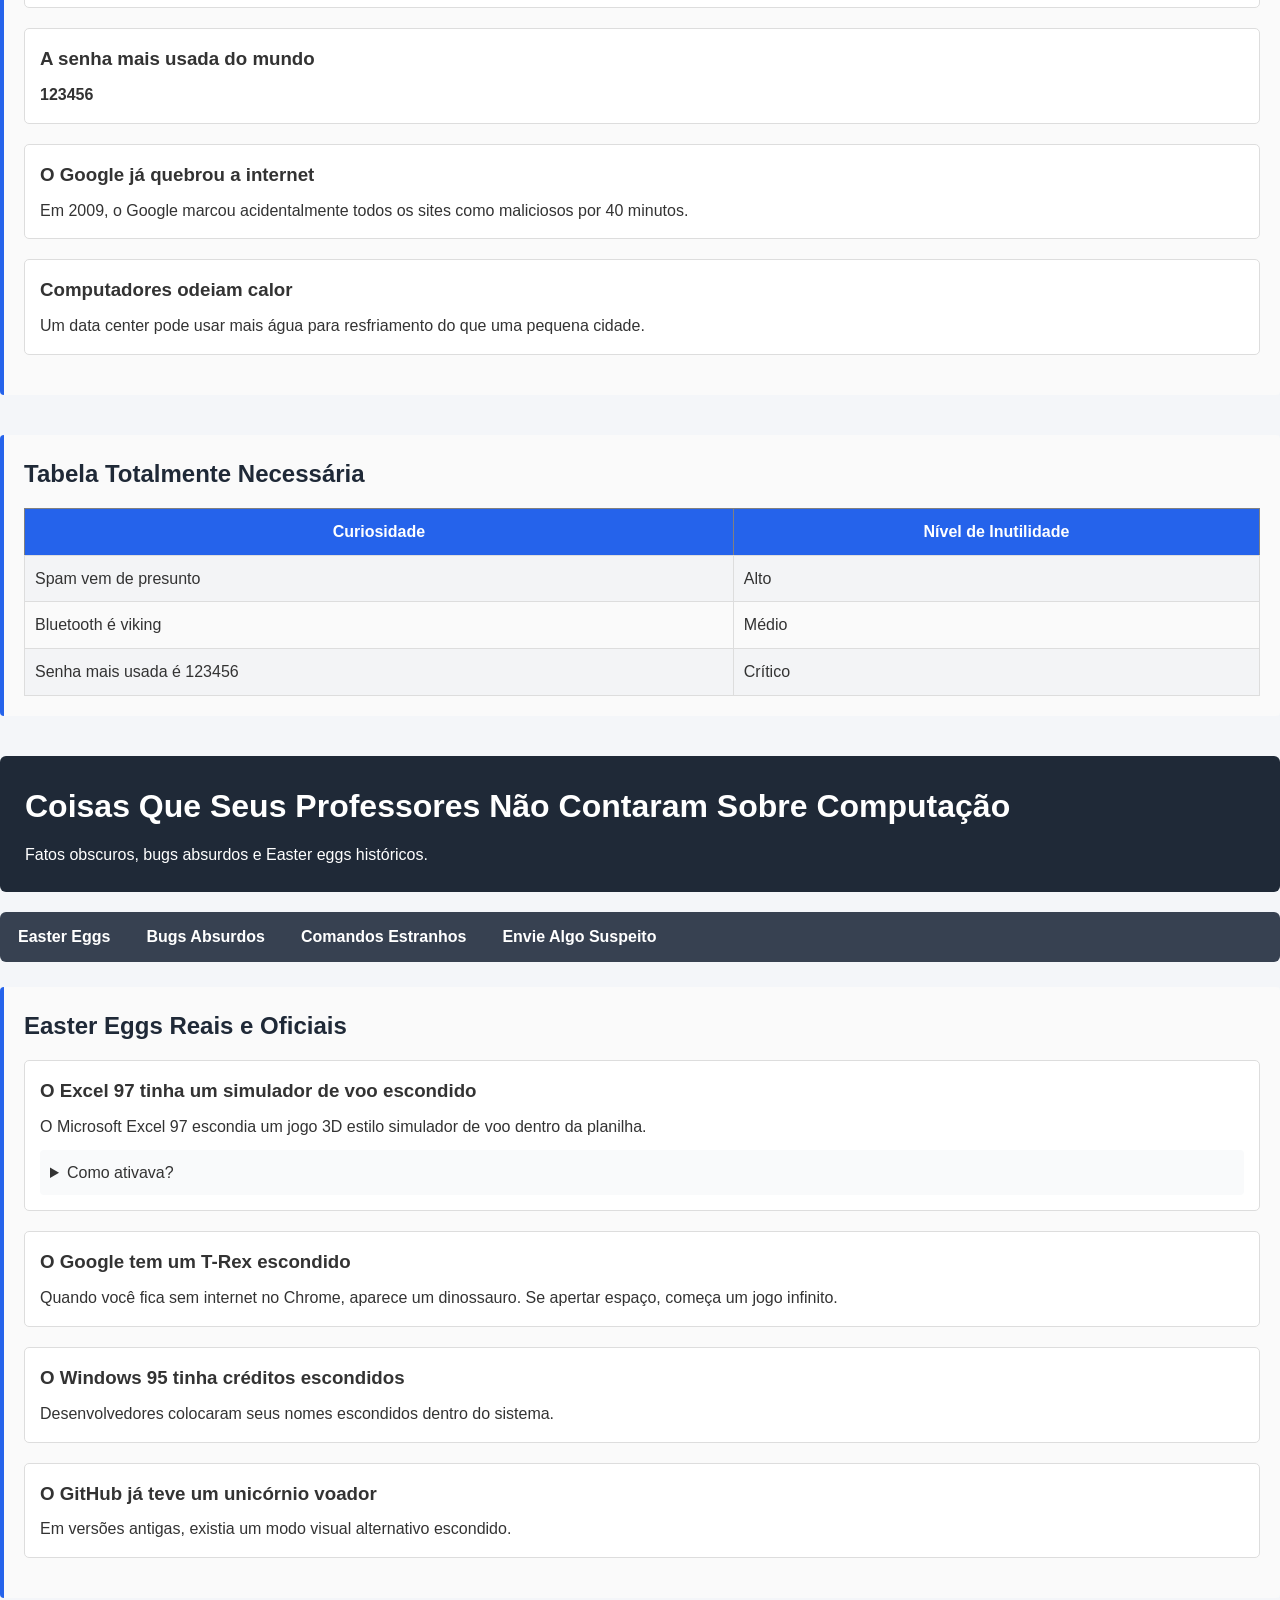
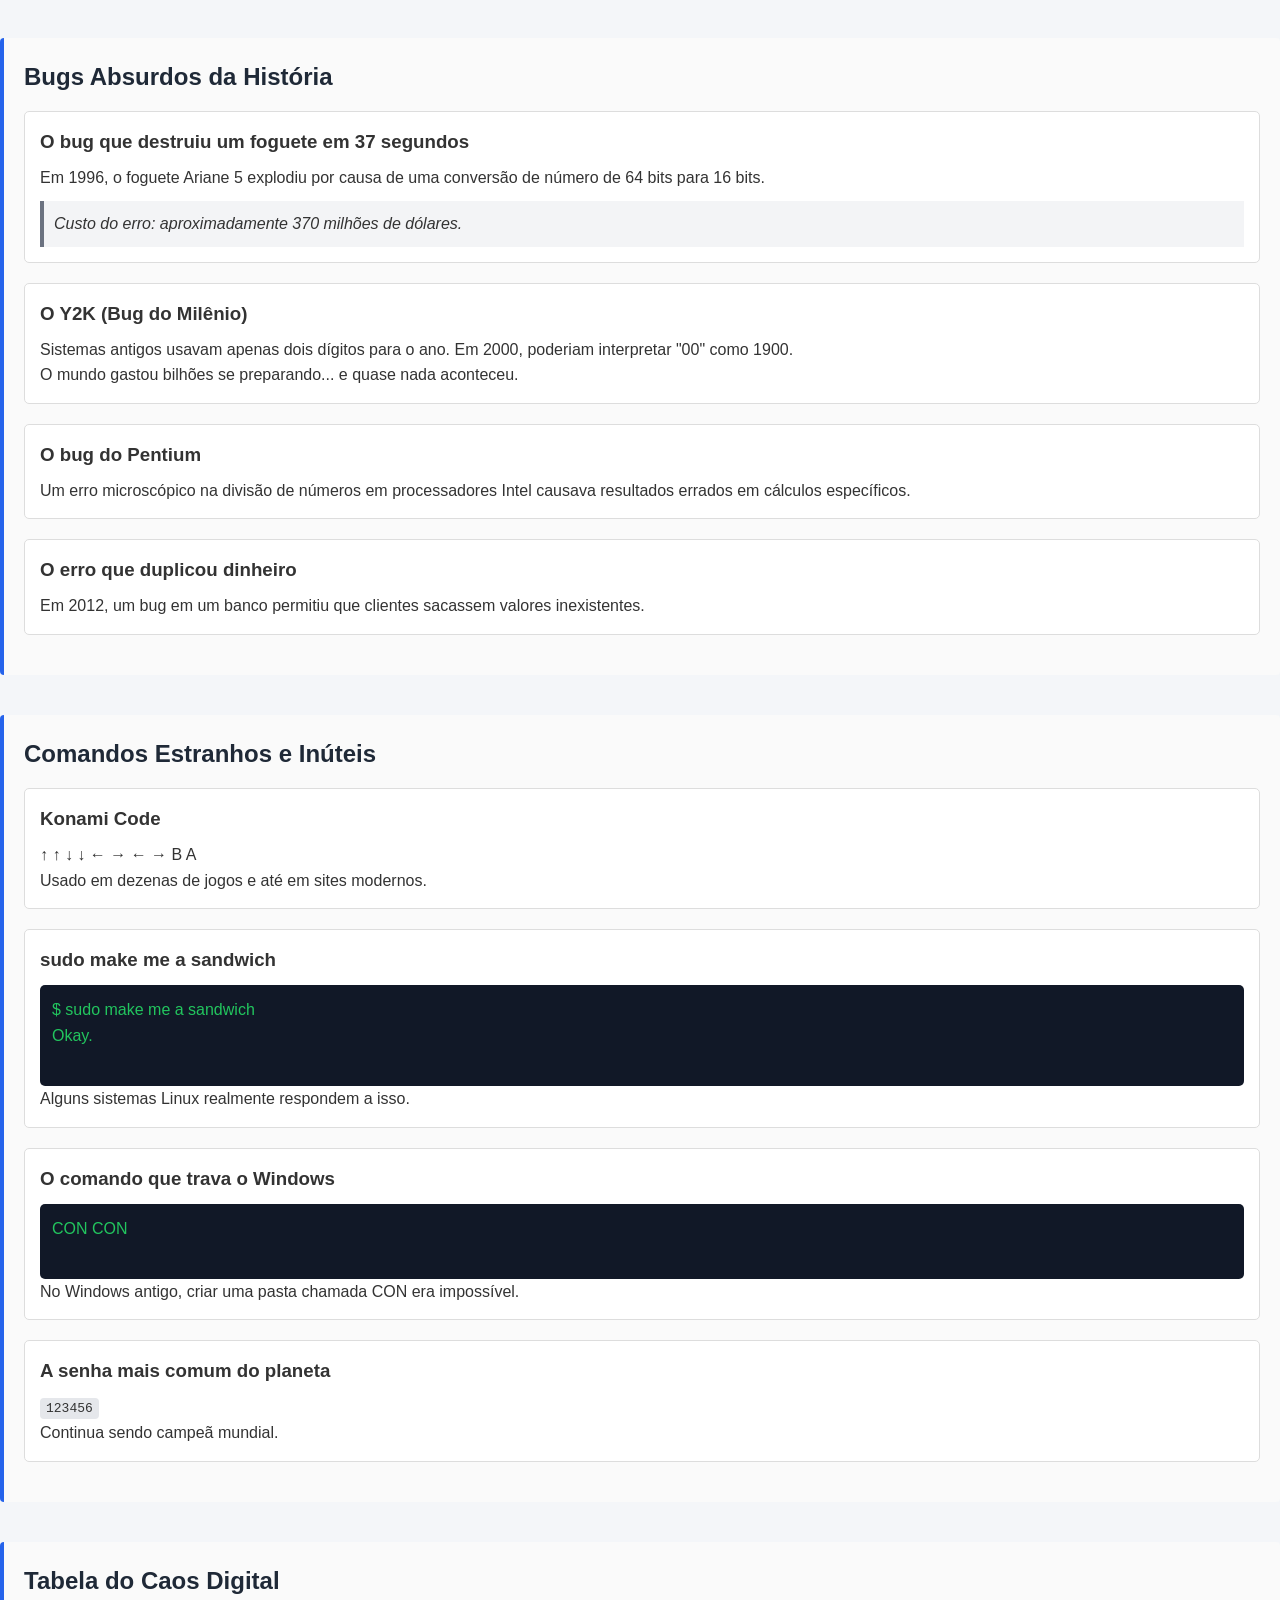
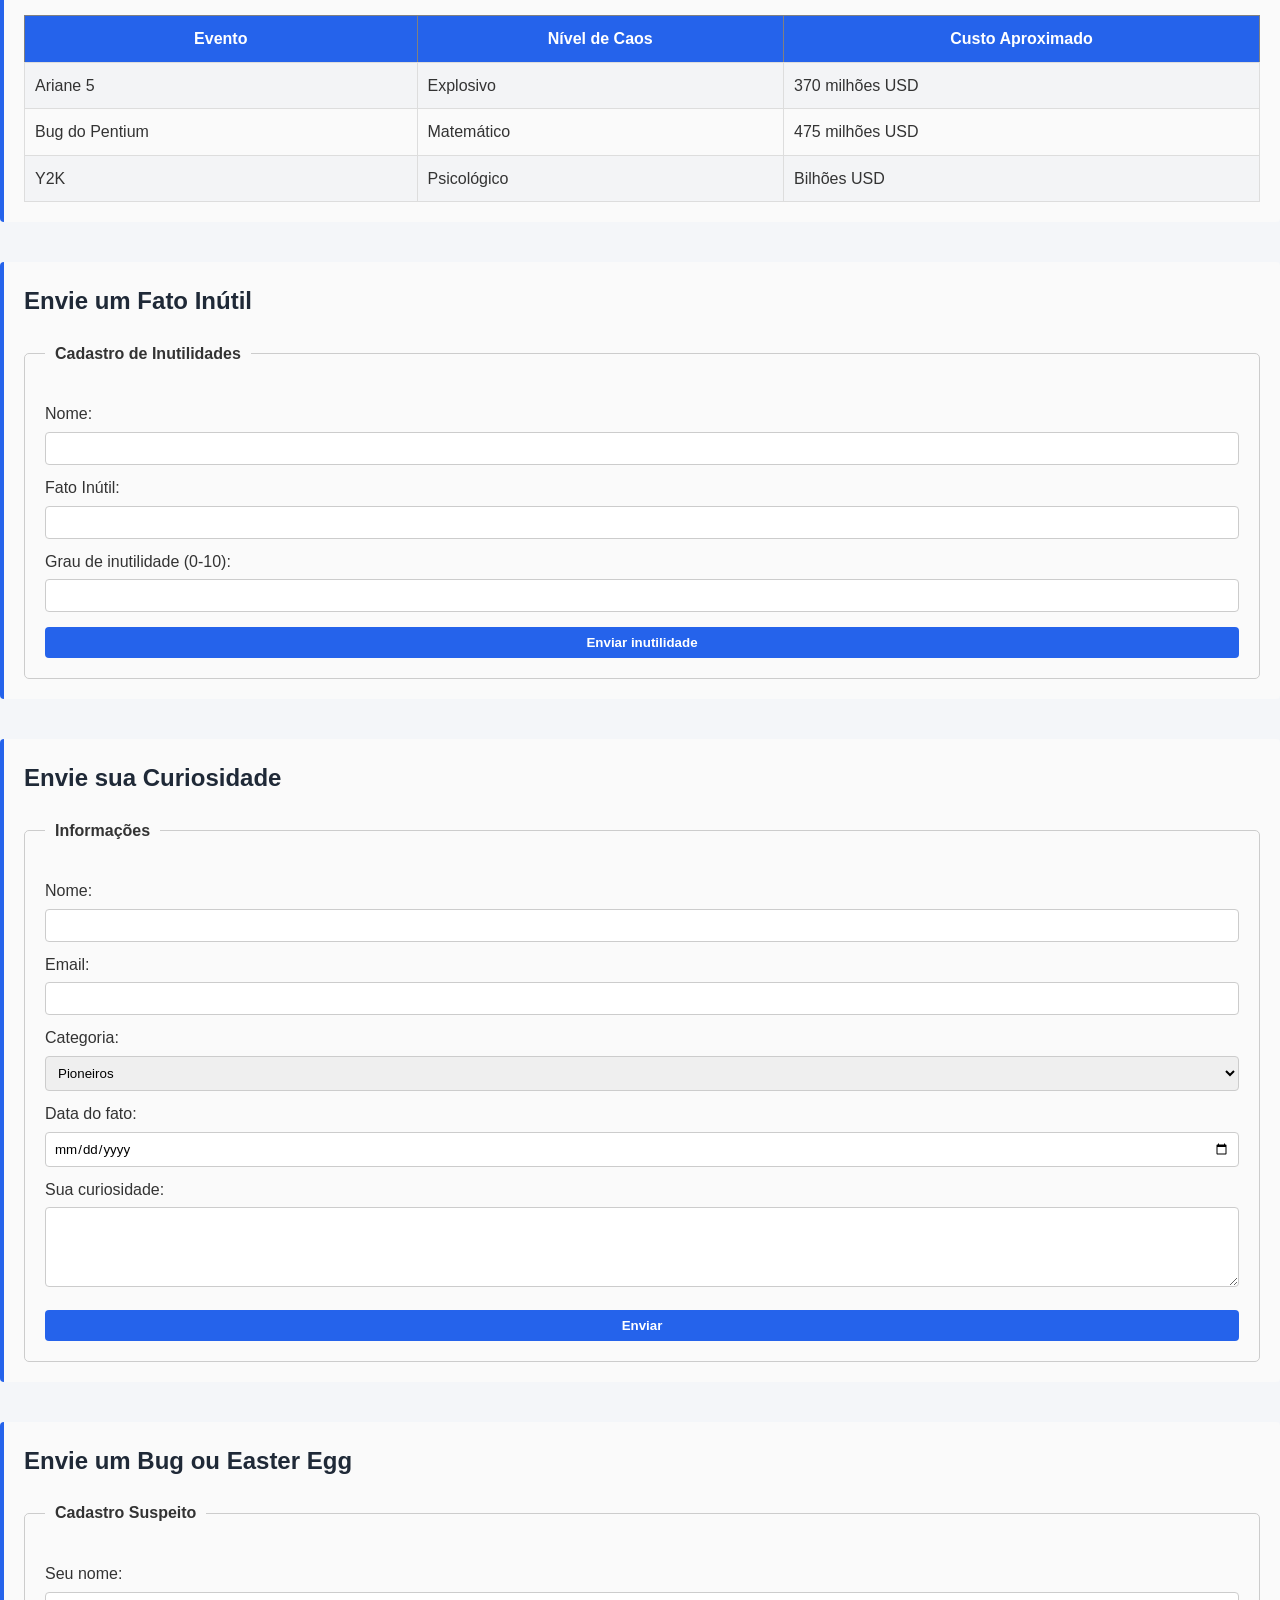
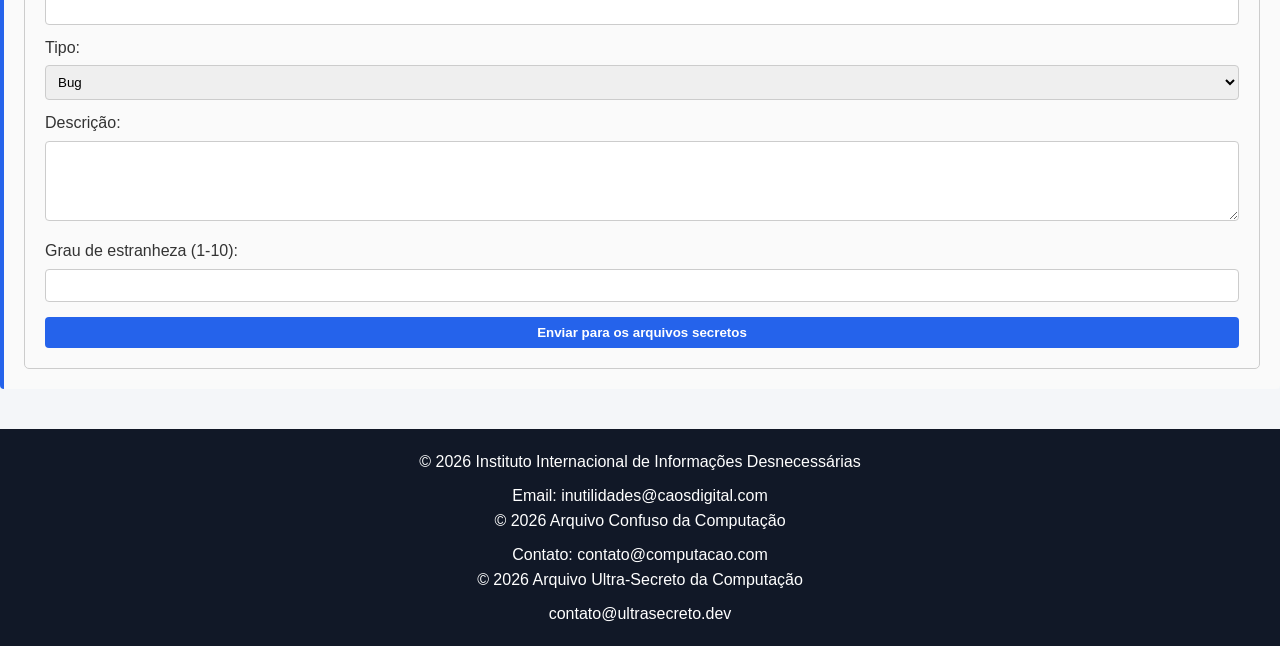
<file: Atividade 3/atividade.html>
<!DOCTYPE html>
<html lang="pt-br">
<head>
    <meta charset="UTF-8">
    <meta name="description" content="Curiosidades e fatos históricos da Ciência da Computação">
    <meta name="author" content="Portal Computação">
    <meta name="viewport" content="width=device-width, initial-scale=1.0">
    <title>Arquivo Confuso da Computação</title>
    <link rel="stylesheet" href="estil.css">
</head>

<body>

<div id="pagina">

    <header id="topo">
        <h1>Arquivo (Quase) Perdido da Ciência da Computação</h1>
        <p>Uma coletânea caótica de fatos históricos, curiosos e inesperados.</p>
    </header>

    <nav id="menu-principal">
        <ul>
            <li><a href="#pioneiros">Pioneiros</a></li>
            <li><a href="#bugs">Bugs</a></li>
            <li><a href="#internet">Internet</a></li>
            <li><a href="#linguagens">Linguagens</a></li>
            <li><a href="#linha-do-tempo">Linha do Tempo</a></li>
            <li><a href="#formulario">Envie Algo</a></li>
        </ul>
    </nav>

    <main>

        <section id="pioneiros">
            <h2>Pioneiros Esquecidos</h2>

            <article>
                <h3>Ada Lovelace</h3>
                <p>Considerada a primeira programadora da história.</p>
                <details>
                    <summary>Ver mais</summary>
                    <p>Ela escreveu um algoritmo para a Máquina Analítica no século XIX.</p>
                </details>
            </article>

            <article>
                <h3>Alan Turing</h3>
                <p>Criador do conceito de Máquina de Turing.</p>
                <blockquote>
                    "Podemos ver apenas um pouco do futuro, mas o suficiente para perceber que há muito a fazer."
                </blockquote>
            </article>

            <aside>
                <h4>Curiosidade lateral</h4>
                <p>Durante décadas, o trabalho de Turing foi mantido em segredo.</p>
            </aside>
        </section>

        <section id="bugs">
            <h2>Histórias de Bugs</h2>

            <article>
                <h3>O Primeiro Bug Real</h3>
                <p>Uma mariposa encontrada em um computador em 1947.</p>
                <figure>
                    <figcaption>Registro do bug colado no relatório técnico.</figcaption>
                </figure>
            </article>

            <article>
                <h3>O Vírus Creeper</h3>
                <p>Primeiro vírus da história (1971).</p>
                <p>Mensagem exibida:</p>
                <pre>
I'M THE CREEPER : CATCH ME IF YOU CAN
                </pre>
            </article>
        </section>

        <section id="internet">
            <h2>Curiosidades da Internet</h2>

            <article>
                <h3>Primeiro Website</h3>
                <p>Criado em 1991 por Tim Berners-Lee.</p>
            </article>

            <article>
                <h3>ARPANET</h3>
                <p>A precursora da internet moderna.</p>
                <ul>
                    <li>Primeira mensagem enviada: "LO"</li>
                    <li>O sistema caiu antes de completar "LOGIN"</li>
                </ul>
            </article>

            <article>
                <h3>Emojis e ASCII</h3>
                <p>Antes dos emojis gráficos, usávamos:</p>
                <code>:-)</code>
                <code>;-)</code>
                <code>:-D</code>
            </article>
        </section>

        <section id="linguagens">
            <h2>Linguagens de Programação</h2>

            <article>
                <h3>COBOL</h3>
                <p>Ainda usado em sistemas bancários.</p>
            </article>

            <article>
                <h3>C</h3>
                <p>Base para muitos sistemas operacionais.</p>
            </article>

            <article>
                <h3>HTML</h3>
                <p>Não é linguagem de programação, mas estrutura a web.</p>
            </article>

            <div>
                <table border="1">
                    <caption>Linguagens e Ano de Criação</caption>
                    <thead>
                        <tr>
                            <th>Linguagem</th>
                            <th>Ano</th>
                        </tr>
                    </thead>
                    <tbody>
                        <tr>
                            <td>COBOL</td>
                            <td>1959</td>
                        </tr>
                        <tr>
                            <td>C</td>
                            <td>1972</td>
                        </tr>
                        <tr>
                            <td>Python</td>
                            <td>1991</td>
                        </tr>
                    </tbody>
                    <tfoot>
                        <tr>
                            <td colspan="2">Dados históricos aproximados</td>
                        </tr>
                    </tfoot>
                </table>
            </div>
        </section>

        <section id="linha-do-tempo">
            <h2>Linha do Tempo Aleatória</h2>

            <ol>
                <li>1837 - Máquina Analítica</li>
                <li>1946 - ENIAC</li>
                <li>1969 - ARPANET</li>
                <li>1991 - Primeiro site</li>
                <li>2007 - Popularização dos smartphones</li>
            </ol>
        </section>


</div>


<header>
    <h1>Fatos Inúteis (Mas Incríveis) da Ciência da Computação</h1>
    <p>Informações que não vão melhorar seu código… mas vão melhorar sua aula.</p>
</header>

<nav>
    <ul>
        <li><a href="#nomes">Nomes Estranhos</a></li>
        <li><a href="#acidentes">Acidentes Tecnológicos</a></li>
        <li><a href="#dinheiro">Erros Caríssimos</a></li>
        <li><a href="#aleatorio">Aleatoriedades</a></li>
        <li><a href="#form">Envie Algo Inútil</a></li>
    </ul>
</nav>



<section id="nomes">
    <h2>Nomes Estranhos da Computação</h2>

    <article>
        <h3>Spam vem de um presunto</h3>
        <p>
            O termo "spam" para emails indesejados vem de um esquete do 
            <strong>Monty Python</strong> onde a palavra SPAM (marca de presunto enlatado) 
            era repetida incessantemente.
        </p>
    </article>

    <article>
        <h3>Bluetooth tem nome viking</h3>
        <p>
            A tecnologia foi nomeada em homenagem ao rei 
            <em>Harald "Bluetooth" Gormsson</em>, que unificou a Dinamarca.
            A ideia era “unificar dispositivos”.
        </p>
    </article>

    <article>
        <h3>Bug é literalmente bug</h3>
        <p>
            O famoso inseto encontrado no computador 
            <abbr title="Harvard Mark II">Mark II</abbr> em 1947 
            era uma mariposa de verdade.
        </p>
        <details>
            <summary>Detalhe inútil</summary>
            <p>O inseto ainda está preservado em um museu.</p>
        </details>
    </article>

</section>


<section id="acidentes">

    <h2>Acidentes Tecnológicos Surpreendentes</h2>

    <article>
        <h3>O primeiro domínio registrado</h3>
        <p>
            O primeiro domínio da história foi 
            <code>symbolics.com</code> registrado em 1985.
        </p>
    </article>

    <article>
        <h3>O erro que quase causou guerra nuclear</h3>
        <p>
            Em 1983, um sistema soviético detectou falsamente mísseis americanos.
            O oficial Stanislav Petrov decidiu ignorar o alerta.
        </p>
        <blockquote>
            Um bug pode ter salvo o mundo.
        </blockquote>
    </article>

    <article>
        <h3>O computador que pesava 27 toneladas</h3>
        <p>
            O ENIAC ocupava 167 m² e consumia energia suficiente para escurecer parte da cidade.
        </p>
    </article>

</section>


<section id="dinheiro">

    <h2>Erros Caríssimos</h2>

    <article>
        <h3>O traço que custou milhões</h3>
        <p>
            Em 1962, a NASA perdeu a sonda Mariner 1 por causa de um erro em uma fórmula matemática:
            faltava um simples hífen.
        </p>
    </article>

    <article>
        <h3>Bitcoin jogado no lixo</h3>
        <p>
            Um homem no Reino Unido descartou um HD com 8.000 bitcoins.
        </p>
        <pre>
Valor atual: melhor não calcular.
        </pre>
    </article>

</section>


<section id="aleatorio">

    <h2>Coisas Aleatórias que Você Não Pediu</h2>

    <article>
        <h3>O primeiro emoticon</h3>
        <p>
            :-) foi sugerido em 1982 por Scott Fahlman.
        </p>
    </article>

    <article>
        <h3>A senha mais usada do mundo</h3>
        <p><strong>123456</strong></p>
    </article>

    <article>
        <h3>O Google já quebrou a internet</h3>
        <p>
            Em 2009, o Google marcou acidentalmente todos os sites como maliciosos por 40 minutos.
        </p>
    </article>

    <article>
        <h3>Computadores odeiam calor</h3>
        <p>
            Um data center pode usar mais água para resfriamento do que uma pequena cidade.
        </p>
    </article>

</section>


<section>

    <h2>Tabela Totalmente Necessária</h2>

    <table border="1">
        <tr>
            <th>Curiosidade</th>
            <th>Nível de Inutilidade</th>
        </tr>
        <tr>
            <td>Spam vem de presunto</td>
            <td>Alto</td>
        </tr>
        <tr>
            <td>Bluetooth é viking</td>
            <td>Médio</td>
        </tr>
        <tr>
            <td>Senha mais usada é 123456</td>
            <td>Crítico</td>
        </tr>
    </table>

</section>

<header>
    <h1>Coisas Que Seus Professores Não Contaram Sobre Computação</h1>
    <p>Fatos obscuros, bugs absurdos e Easter eggs históricos.</p>
</header>

<nav>
    <ul>
        <li><a href="#easter-eggs">Easter Eggs</a></li>
        <li><a href="#bugs-absurdos">Bugs Absurdos</a></li>
        <li><a href="#comandos-secretos">Comandos Estranhos</a></li>
        <li><a href="#formulario-secreto">Envie Algo Suspeito</a></li>
    </ul>
</nav>


<section id="easter-eggs">

    <h2>Easter Eggs Reais e Oficiais</h2>

    <article>
        <h3>O Excel 97 tinha um simulador de voo escondido</h3>
        <p>
            O Microsoft Excel 97 escondia um jogo 3D estilo simulador de voo 
            dentro da planilha.
        </p>
        <details>
            <summary>Como ativava?</summary>
            <p>Era preciso selecionar células específicas e usar combinações absurdas de teclado.</p>
        </details>
    </article>

    <article>
        <h3>O Google tem um T-Rex escondido</h3>
        <p>
            Quando você fica sem internet no Chrome, aparece um dinossauro.
            Se apertar espaço, começa um jogo infinito.
        </p>
    </article>

    <article>
        <h3>O Windows 95 tinha créditos escondidos</h3>
        <p>
            Desenvolvedores colocaram seus nomes escondidos dentro do sistema.
        </p>
    </article>

    <article>
        <h3>O GitHub já teve um unicórnio voador</h3>
        <p>
            Em versões antigas, existia um modo visual alternativo escondido.
        </p>
    </article>

</section>



<section id="bugs-absurdos">

    <h2>Bugs Absurdos da História</h2>

    <article>
        <h3>O bug que destruiu um foguete em 37 segundos</h3>
        <p>
            Em 1996, o foguete Ariane 5 explodiu por causa de uma conversão de número
            de 64 bits para 16 bits.
        </p>
        <blockquote>
            Custo do erro: aproximadamente 370 milhões de dólares.
        </blockquote>
    </article>

    <article>
        <h3>O Y2K (Bug do Milênio)</h3>
        <p>
            Sistemas antigos usavam apenas dois dígitos para o ano.
            Em 2000, poderiam interpretar "00" como 1900.
        </p>
        <p>
            O mundo gastou bilhões se preparando... e quase nada aconteceu.
        </p>
    </article>

    <article>
        <h3>O bug do Pentium</h3>
        <p>
            Um erro microscópico na divisão de números em processadores Intel
            causava resultados errados em cálculos específicos.
        </p>
    </article>

    <article>
        <h3>O erro que duplicou dinheiro</h3>
        <p>
            Em 2012, um bug em um banco permitiu que clientes sacassem valores inexistentes.
        </p>
    </article>

</section>



<section id="comandos-secretos">

    <h2>Comandos Estranhos e Inúteis</h2>

    <article>
        <h3>Konami Code</h3>
        <p>
            ↑ ↑ ↓ ↓ ← → ← → B A
        </p>
        <p>
            Usado em dezenas de jogos e até em sites modernos.
        </p>
    </article>

    <article>
        <h3>sudo make me a sandwich</h3>
        <pre>
$ sudo make me a sandwich
Okay.
        </pre>
        <p>Alguns sistemas Linux realmente respondem a isso.</p>
    </article>

    <article>
        <h3>O comando que trava o Windows</h3>
        <pre>
CON CON
        </pre>
        <p>
            No Windows antigo, criar uma pasta chamada CON era impossível.
        </p>
    </article>

    <article>
        <h3>A senha mais comum do planeta</h3>
        <code>123456</code>
        <p>
            Continua sendo campeã mundial.
        </p>
    </article>

</section>



<section>

    <h2>Tabela do Caos Digital</h2>

    <table border="1">
        <tr>
            <th>Evento</th>
            <th>Nível de Caos</th>
            <th>Custo Aproximado</th>
        </tr>
        <tr>
            <td>Ariane 5</td>
            <td>Explosivo</td>
            <td>370 milhões USD</td>
        </tr>
        <tr>
            <td>Bug do Pentium</td>
            <td>Matemático</td>
            <td>475 milhões USD</td>
        </tr>
        <tr>
            <td>Y2K</td>
            <td>Psicológico</td>
            <td>Bilhões USD</td>
        </tr>
    </table>

</section>


<section id="form">

    <h2>Envie um Fato Inútil</h2>

    <form>
        <fieldset>
            <legend>Cadastro de Inutilidades</legend>

            <label>Nome:</label>
            <input type="text" name="nome">

            <label>Fato Inútil:</label>
            <input type="text" name="fato">

            <label>Grau de inutilidade (0-10):</label>
            <input type="number" name="grau" min="0" max="10">

            <input type="submit" value="Enviar inutilidade">
        </fieldset>
    </form>
    
</section>
 <section id="formulario">
            <h2>Envie sua Curiosidade</h2>

            <form>
                <fieldset>
                    <legend>Informações</legend>

                    <label>Nome:</label>
                    <input type="text" name="nome">

                    <label>Email:</label>
                    <input type="email" name="email">

                    <label>Categoria:</label>
                    <select name="categoria">
                        <option>Pioneiros</option>
                        <option>Bugs</option>
                        <option>Internet</option>
                        <option>Linguagens</option>
                    </select>

                    <label>Data do fato:</label>
                    <input type="date" name="data">

                    <label>Sua curiosidade:</label>
                    <textarea name="curiosidade"></textarea>

                    <input type="submit" value="Enviar">
                </fieldset>
            </form>
        </section>

    
<section id="formulario-secreto">

    <h2>Envie um Bug ou Easter Egg</h2>

    <form>
        <fieldset>
            <legend>Cadastro Suspeito</legend>

            <label>Seu nome:</label>
            <input type="text" name="nome">

            <label>Tipo:</label>
            <select name="tipo">
                <option>Bug</option>
                <option>Easter Egg</option>
                <option>Comando estranho</option>
            </select>

            <label>Descrição:</label>
            <textarea name="descricao"></textarea>

            <label>Grau de estranheza (1-10):</label>
            <input type="number" min="1" max="10">

            <input type="submit" value="Enviar para os arquivos secretos">
        </fieldset>
    </form>

</section>


</main>
</body>
<footer>
    <p>© 2026 Instituto Internacional de Informações Desnecessárias</p>
    <address>Email: inutilidades@caosdigital.com</address>
      <p>&copy; 2026 Arquivo Confuso da Computação</p>
        <address>
            Contato: contato@computacao.com
        </address>
         <p>© 2026 Arquivo Ultra-Secreto da Computação</p>
    <address>contato@ultrasecreto.dev</address>
</footer>

</div>

</body>
</html>
</file>
<file: trabalho bimestre 2/prova 1/style.css>
body {
    background-color: #f0f8ff; 
    background: linear-gradient(to bottom, #e0f2fe, #f0f8ff);
    font-family: Arial, sans-serif;
    color: #333333; /* Cor do texto geral */
    margin: 0;
    padding: 20px;
}


nav {
    text-align: center; 
    margin-bottom: 40px;
}

nav a {
    text-decoration: none;
    color: #0056b3; 
    font-weight: bold; 
    font-size: 1.2em;
    margin: 0 15px; 
}


.sessao-conteudo {
    background-color: #ffffff; 
    border-radius: 12px;
    padding: 20px; 
    margin-bottom: 20px; 
    box-shadow: 0 4px 8px rgba(0,0,0,0.1);
}


.sessao-conteudo h2 {
    font-size: 2em; 
    color: #2e8b57;
    margin-top: 0;
}

.sessao-conteudo p {
    font-size: 1.1em;
    line-height: 1.6;
    text-align: justify; 
}
</file>
<file: trabalho bimestre 2/prova 2/style.css>
body {
    background-color: #eef2f5; 
    font-family: Arial, sans-serif;
    color: #333333; 
    margin: 0;
    padding: 20px; 
}


header {
    text-align: center;
    margin-bottom: 40px;
    color: #1a4d2e;
}


.container-cartoes {
    display: flex; 
    justify-content: center;
    align-items: flex-start; 
    gap: 30px; 
    flex-wrap: wrap; 
}


.cartao {
    background-color: #ffffff; 
    border: 1px solid #dcdcdc; 
    border-radius: 12px; 
    padding: 25px; 
    width: 280px;
    box-shadow: 0 4px 8px rgba(0, 0, 0, 0.1); 
}


.cartao h2 {
    margin-top: 0;
    border-bottom: 2px solid #eef2f5;
    padding-bottom: 10px;
}

.cartao ul {
    padding-left: 20px;
}

details {
    margin-top: 15px;
    cursor: pointer;
    background-color: #f9f9f9;
    padding: 10px;
    border-radius: 8px;
}


.container-botao {
    text-align: center;
    margin-top: 40px;
}

button {
    background-color: #0056b3;
    color: white;
    border: none;
    padding: 12px 30px;
    font-size: 1.1em;
    border-radius: 8px;
    cursor: pointer;
    font-weight: bold;
}

button:hover {
    background-color: #004494;
}
</file>
<file: trabalho bimestre 2/prova 3/style.css>
body {
    background: linear-gradient(135deg, #e0f2fe, #f0f8ff);
    background-color: #f0f8ff;
    font-family: Arial, sans-serif;
    color: #333333; 
    margin: 0;
    padding: 20px;
}


h1 {
    text-align: center;
    font-weight: bold; 
    color: #004085;
}

nav {
    text-align: center;
    margin-bottom: 40px; 
}

nav a {
    text-decoration: none;
    color: #0056b3;
    font-weight: bold;
    font-size: 1.2em; 
    margin: 0 15px;
}


.secao-card {
    background-color: #ffffff;
    border-radius: 12px;
    padding: 20px;
    margin-bottom: 25px;
    box-shadow: 0 4px 8px rgba(0, 0, 0, 0.1);
}


.secao-card h2 {
    font-size: 1.8em; 
    color: #1a4d2e;
    margin-top: 0;
}

.secao-card p {
    font-size: 1.1em;
    line-height: 1.6;
    text-align: justify;
}


button {
    background-color: #28a745;
    color: #ffffff;
    font-size: 1.1em;
    font-weight: bold;
    border: none;
    border-radius: 8px;
    padding: 12px 24px;
    cursor: pointer;
}
</file>
<file: Atividade 3/estil.css>
*{
    margin:0;
    padding:0;
    box-sizing:border-box;
    font-family: Arial, Helvetica, sans-serif;
}




body{
    background:#f4f6f9;
    color:#333;
    line-height:1.6;
}



#pagina{
    width:90%;
    max-width:1200px;
    margin:auto;
    background:white;
    padding:20px;
}




header{
    background:#1f2937;
    color:white;
    padding:25px;
    margin-bottom:20px;
    border-radius:6px;
}

header h1{
    margin-bottom:10px;
}




nav{
    background:#374151;
    margin-bottom:25px;
    border-radius:6px;
}

nav ul{
    list-style:none;
    display:flex;
    flex-wrap:wrap;
}

nav li{
    margin:0;
}

nav a{
    display:block;
    padding:12px 18px;
    text-decoration:none;
    color:white;
    font-weight:bold;
}

nav a:hover{
    background:#4b5563;
}




section{
    margin-bottom:40px;
    padding:20px;
    border-left:4px solid #2563eb;
    background:#fafafa;
    border-radius:4px;
}

section h2{
    margin-bottom:15px;
    color:#1f2937;
}




article{
    margin-bottom:20px;
    padding:15px;
    background:white;
    border-radius:5px;
    border:1px solid #ddd;
}

article h3{
    margin-bottom:8px;
}




aside{
    background:#e0f2fe;
    padding:15px;
    border-left:4px solid #0284c7;
    margin-top:15px;
    border-radius:4px;
}




blockquote{
    margin-top:10px;
    padding:10px;
    background:#f3f4f6;
    border-left:4px solid #6b7280;
    font-style:italic;
}




code{
    background:#e5e7eb;
    padding:3px 6px;
    border-radius:4px;
    font-family:monospace;
}




pre{
    background:#111827;
    color:#22c55e;
    padding:12px;
    margin-top:10px;
    border-radius:5px;
    overflow:auto;
}




table{
    width:100%;
    border-collapse:collapse;
    margin-top:15px;
}

table th{
    background:#2563eb;
    color:white;
    padding:10px;
}

table td{
    padding:10px;
    border:1px solid #ddd;
}

table tr:nth-child(even){
    background:#f3f4f6;
}




form{
    margin-top:15px;
}

fieldset{
    border:1px solid #ccc;
    padding:20px;
    border-radius:5px;
}

legend{
    padding:5px 10px;
    font-weight:bold;
}

label{
    display:block;
    margin-top:10px;
}

input,
select,
textarea{
    width:100%;
    padding:8px;
    margin-top:5px;
    border:1px solid #ccc;
    border-radius:4px;
}

textarea{
    resize:vertical;
    min-height:80px;
}




input[type="submit"]{
    margin-top:15px;
    background:#2563eb;
    color:white;
    border:none;
    cursor:pointer;
    font-weight:bold;
}

input[type="submit"]:hover{
    background:#1d4ed8;
}




details{
    margin-top:10px;
    padding:10px;
    background:#f9fafb;
    border-radius:4px;
}




footer{
    background:#111827;
    color:white;
    padding:20px;
    text-align:center;
    margin-top:40px;
}

footer address{
    font-style:normal;
    margin-top:8px;
}
</file>
